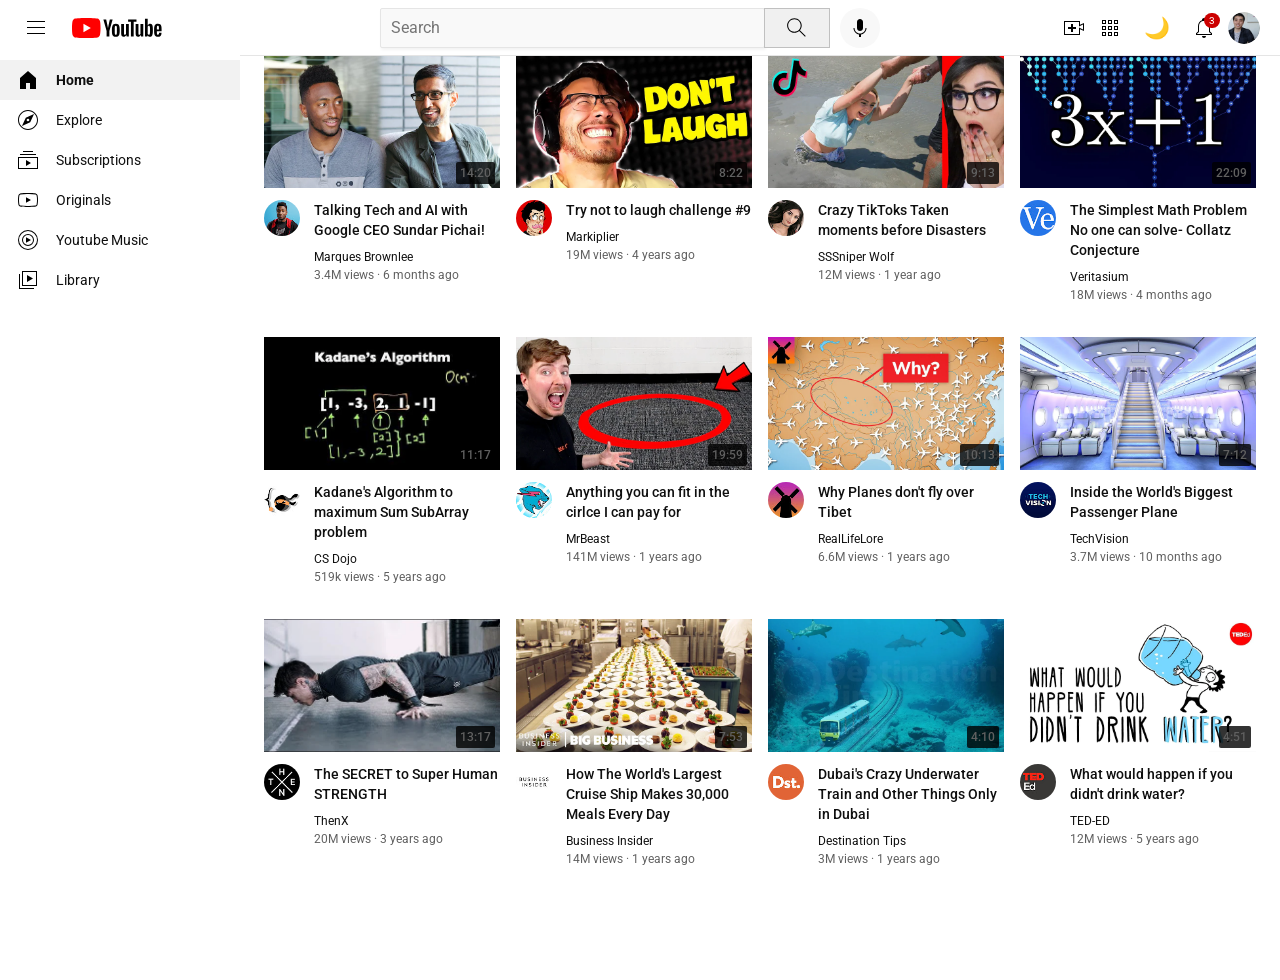
<file: index.html>
<!doctype html>
<html lang="en">
  <head>
    <meta charset="UTF-8" />
    <meta name="viewport" content="width=device-width, initial-scale=1.0" />
    <title>Youtube.com Clone</title>
    <link rel="preconnect" href="https://fonts.googleapis.com" />
    <link rel="preconnect" href="https://fonts.gstatic.com" crossorigin />
    <link
      href="https://fonts.googleapis.com/css2?family=Roboto:wght@400;500;700&display=swap"
      rel="stylesheet"
    />
    <link rel="stylesheet" href="styles/general.css" />
<link rel="stylesheet" href="styles/header.css" />
<link rel="stylesheet" href="styles/video.css" />
<link rel="stylesheet" href="styles/sidebar.css" />
<link rel="stylesheet" href="styles/explore.css" />
<link rel="stylesheet" href="styles/dark.css" />
  </head>
  <body>
    <div class="header">
      <div class="left-section">
        <img
          class="hamburger-menu"
          src="icons/hamburger-menu.svg"
          alt="menu button"
        />
        <img
          class="youtube-logo"
          src="icons/youtube-logo.svg"
          alt="YouTube logo"
        />
      </div>
      <div class="middle-section">
        <input class="search-bar" type="text" placeholder="Search" />
        <button class="search-button">
          <img class="search-icon" src="icons/search.svg" alt="" />
          <div class="tooltip">Search</div>
        </button>
        <button class="voice-search-button">
          <img
            class="voice-search-icon"
            src="icons/voice-search-icon.svg"
            alt=""
          />
          <div class="tooltip">Search with your voice</div>
        </button>
        <div class="more-options-menu">
          <button class="more-options-button" id="moreOptionsBtn">⋮</button>
          <div class="menu-dropdown" id="menuDropdown">
            <div class="menu-item">
              <img src="icons/upload.svg" alt="Create" />
              <div>Create</div>
            </div>
            <div class="menu-item">
              <img src="icons/youtube-apps.svg" alt="Apps" />
              <div>YouTube apps</div>
            </div>
            <div class="menu-item">
              <img src="icons/notifications.svg" alt="Notifications" />
              <div>Notifications</div>
            </div>
          </div>
        </div>
      </div>
      <div class="right-section">
  <div class="upload-icon-container">
    <img class="upload-icon" src="icons/upload.svg" alt="upload button" />
    <div class="tooltip">Create</div>
  </div>
  <div class="youtube-app-button-container">
    <img class="youtube-apps-icon" src="icons/youtube-apps.svg" alt="YouTube apps button" />
    <div class="tooltip">YouTube apps</div>
  </div>
  <button id="theme-toggle" aria-label="Toggle dark mode"></button>
  <div class="notification-icon-container">
    <img class="notifications-icon" src="icons/notifications.svg" alt="notifications button" />
    <div class="tooltip">Notifications</div>
    <div class="notifications-count">3</div>
  </div>
  <img class="current-user-picture" src="channel-pictures/my-channel.jpeg" alt="My channel picture" />
</div>
    </div>
    <div class="sidebar">
  <a href="index.html" class="sidebar-link">
    <div class="sidebar-section active">
      <img src="sidebar/home.svg" alt="Home" />
      <div class="sidebar-section-title">Home</div>
    </div>
  </a>
  <a href="explore.html" class="sidebar-link">
    <div class="sidebar-section">
      <img src="sidebar/explore.svg" alt="Explore" />
      <div class="sidebar-section-title">Explore</div>
    </div>
  </a>
  <a href="subscriptions.html" class="sidebar-link">
    <div class="sidebar-section">
      <img src="sidebar/subscriptions.svg" alt="Subscriptions" />
      <div class="sidebar-section-title">Subscriptions</div>
    </div>
  </a>
  <a href="originals.html" class="sidebar-link">
    <div class="sidebar-section">
      <img src="sidebar/originals.svg" alt="Originals" />
      <div class="sidebar-section-title">Originals</div>
    </div>
  </a>
  <a href="music.html" class="sidebar-link">
    <div class="sidebar-section">
      <img src="sidebar/youtube-music.svg" alt="Music" />
      <div class="sidebar-section-title">Youtube Music</div>
    </div>
  </a>
  <a href="library.html" class="sidebar-link">
    <div class="sidebar-section">
      <img src="sidebar/library.svg" alt="Library" />
      <div class="sidebar-section-title">Library</div>
    </div>
  </a>
</div>
    <div class="video-grid">
      <div class="video-preview">
        <div class="thumbnail-row">
          <a href="https://www.youtube.com/watch?v=n2RNcPRtAiY" target="_blank">
          <img
            class="thumbnail"
            src="thumbnails/thumbnail-1.webp"
            alt="Thumbnail 1"
          />
          </a> 
          <div class="video-time">14:20</div>
        </div>
        <div class="video-info-grid">
          <div class="channel-picture">
            <img
              class="profile-picture"
              src="channel-pictures/channel-1.jpeg"
              alt="channel picture"
            />
          </div>
          <div class="video-info">
            <p class="video-title">
              <a href="https://www.youtube.com/watch?v=n2RNcPRtAiY" target="_blank">
              Talking Tech and AI with Google CEO Sundar Pichai!
              </a>
            </p>
            <p class="video-author">Marques Brownlee</p>
            <p class="video-stats">3.4M views &#183; 6 months ago</p>
          </div>
        </div>
      </div>

      <div class="video-preview">
        <div class="thumbnail-row">
          <a href="https://www.youtube.com/watch?v=mP0RAo9SKZk" target="_blank">
          <img
            class="thumbnail"
            src="thumbnails/thumbnail-2.webp"
            alt="Thumbnail 2"
          />
          </a>
          <div class="video-time">8:22</div>
        </div>
        <div class="video-info-grid">
          <div class="channel-picture">
            <img
              class="profile-picture"
              src="channel-pictures/channel-2.jpeg"
              alt="channel picture"
            />
          </div>
          <div class="video-info">
            <p class="video-title">
              <a href="https://www.youtube.com/watch?v=mP0RAo9SKZk" target="_blank">
                Try not to laugh challenge #9
              </a>
            </p>
            <p class="video-author">Markiplier</p>
            <p class="video-stats">19M views &#183; 4 years ago</p>
          </div>
        </div>
      </div>

      <div class="video-preview">
        <div class="thumbnail-row">
          <a href="https://www.youtube.com/watch?v=FgjPQQeTh1w" target="_blank">
          <img
            class="thumbnail"
            src="thumbnails/thumbnail-3.webp"
            alt="Thumbnail 3"
          />
          </a>
          <div class="video-time">9:13</div>
        </div>
        <div class="video-info-grid">
          <div class="channel-picture">
            <img
              class="profile-picture"
              src="channel-pictures/channel-3.jpeg"
              alt="channel picture"
            />
          </div>
          <div class="video-info">
            <p class="video-title">
              <a href="https://www.youtube.com/watch?v=FgjPQQeTh1w" target="_blank">
                Crazy TikToks Taken moments before Disasters
              </a>
            </p>
            <p class="video-author">SSSniper Wolf</p>
            <p class="video-stats">12M views &#183; 1 year ago</p>
          </div>
        </div>
      </div>

      <div class="video-preview">
        <div class="thumbnail-row">
          <a href="https://www.youtube.com/watch?v=094y1Z2wpJg" target="_blank">
            <img
              class="thumbnail"
              src="thumbnails/thumbnail-4.webp"
              alt="Thumbnail 4"
            />
          </a>
          <div class="video-time">22:09</div>
        </div>
        <div class="video-info-grid">
          <div class="channel-picture">
            <img
              class="profile-picture"
              src="channel-pictures/channel-4.jpeg"
              alt="channel picture"
            />
          </div>
          <div class="video-info">
            <p class="video-title">
              <a href="https://www.youtube.com/watch?v=094y1Z2wpJg" target="_blank">
                The Simplest Math Problem No one can solve- Collatz Conjecture
              </a>
            </p>
            <p class="video-author">Veritasium</p>
            <p class="video-stats">18M views &#183; 4 months ago</p>
          </div>
        </div>
      </div>

      <div class="video-preview">
        <div class="thumbnail-row">
          <a href="https://www.youtube.com/watch?v=86CQq3pKSUw" target="_blank">
          <img
            class="thumbnail"
            src="thumbnails/thumbnail-5.webp"
            alt="Thumbnail 5"
          />
          </a>
          <div class="video-time">11:17</div>
        </div>
        <div class="video-info-grid">
          <div class="channel-picture">
            <img
              class="profile-picture"
              src="channel-pictures/channel-5.jpeg"
              alt="channel picture"
            />
          </div>
          <div class="video-info">
            <p class="video-title">
              <a href="https://www.youtube.com/watch?v=86CQq3pKSUw" target="_blank">
                Kadane's Algorithm to maximum Sum SubArray problem
              </a>
            </p>
            <p class="video-author">CS Dojo</p>
            <p class="video-stats">519k views &#183; 5 years ago</p>
          </div>
        </div>
      </div>

      <div class="video-preview">
        <div class="thumbnail-row">
          <a href="https://www.youtube.com/watch?v=yXWw0_UfSFg" target="_blank">
          <img
            class="thumbnail"
            src="thumbnails/thumbnail-6.webp"
            alt="Thumbnail 6"
          />
          </a>
          <div class="video-time">19:59</div>
        </div>
        <div class="video-info-grid">
          <div class="channel-picture">
            <img
              class="profile-picture"
              src="channel-pictures/channel-6.jpeg"
              alt="channel picture"
            />
          </div>
          <div class="video-info">
            <p class="video-title">
              <a href="https://www.youtube.com/watch?v=yXWw0_UfSFg" target="_blank">
                Anything you can fit in the cirlce I can pay for
              </a>
            </p>
            <p class="video-author">MrBeast</p>
            <p class="video-stats">141M views &#183; 1 years ago</p>
          </div>
        </div>
      </div>

      <div class="video-preview">
        <div class="thumbnail-row">
          <a href="https://www.youtube.com/watch?v=fNVa1qMbF9Y" target="_blank">
          <img
            class="thumbnail"
            src="thumbnails/thumbnail-7.webp"
            alt="Thumbnail 7"
          />
          </a>
          <div class="video-time">10:13</div>
        </div>
        <div class="video-info-grid">
          <div class="channel-picture">
            <img
              class="profile-picture"
              src="channel-pictures/channel-7.jpeg"
              alt="channel picture"
            />
          </div>
          <div class="video-info">
            <p class="video-title">
              <a href="https://www.youtube.com/watch?v=fNVa1qMbF9Y" target="_blank">
                Why Planes don't fly over Tibet
              </a>
            </p>
            <p class="video-author">RealLifeLore</p>
            <p class="video-stats">6.6M views &#183; 1 years ago</p>
          </div>
        </div>
      </div>

      <div class="video-preview">
        <div class="thumbnail-row">
          <a href="https://www.youtube.com/watch?v=lFm4EM1juls" target="_blank">
          <img
            class="thumbnail"
            src="thumbnails/thumbnail-8.webp"
            alt="Thumbnail 8"
          />
          </a>
          <div class="video-time">7:12</div>
        </div>
        <div class="video-info-grid">
          <div class="channel-picture">
            <img
              class="profile-picture"
              src="channel-pictures/channel-8.jpeg"
              alt="channel picture"
            />
          </div>
          <div class="video-info">
            <p class="video-title">
              <a href="https://www.youtube.com/watch?v=lFm4EM1juls" target="_blank">
                Inside the World's Biggest Passenger Plane
              </a>
            </p>
            <p class="video-author">TechVision</p>
            <p class="video-stats">3.7M views &#183; 10 months ago</p>
          </div>
        </div>
      </div>

      <div class="video-preview">
        <div class="thumbnail-row">
          <a href="https://www.youtube.com/watch?v=ixmxOlcrlUc" target="_blank">
          <img
            class="thumbnail"
            src="thumbnails/thumbnail-9.webp"
            alt="Thumbnail 9"
          />
          </a>
          <div class="video-time">13:17</div>
        </div>
        <div class="video-info-grid">
          <div class="channel-picture">
            <img
              class="profile-picture"
              src="channel-pictures/channel-9.jpeg"
              alt="channel picture"
            />
          </div>
          <div class="video-info">
            <p class="video-title">
              <a href="https://www.youtube.com/watch?v=ixmxOlcrlUc" target="_blank">
              The SECRET to Super Human STRENGTH
            </a>
            </p>
            <p class="video-author">ThenX</p>
            <p class="video-stats">20M views &#183; 3 years ago</p>
          </div>
        </div>
      </div>

      <div class="video-preview">
        <div class="thumbnail-row">
          <a href="https://www.youtube.com/watch?v=R2vXbFp5C9o" target="_blank">
          <img
            class="thumbnail"
            src="thumbnails/thumbnail-10.webp"
            alt="Thumbnail 10"
          />
          </a>
          <div class="video-time">7:53</div>
        </div>
        <div class="video-info-grid">
          <div class="channel-picture">
              <img
                class="profile-picture"
                src="channel-pictures/channel-10.jpeg"
                alt="channel picture"
              />
            </a>
          </div>
          <div class="video-info">
            <p class="video-title">
              <a href="https://www.youtube.com/watch?v=R2vXbFp5C9o" target="_blank">
                How The World's Largest Cruise Ship Makes 30,000 Meals Every Day
              </a>
            </p>
            <p class="video-author">Business Insider</p>
            <p class="video-stats">14M views &#183; 1 years ago</p>
          </div>
        </div>
      </div>

      <div class="video-preview">
        <div class="thumbnail-row">
          <a href="https://www.youtube.com/watch?v=0nZuYyXET3s">
            <img
              class="thumbnail"
              src="thumbnails/thumbnail-11.webp"
              alt="Thumbnail 11"
            />
          </a>
          <div class="video-time">4:10</div>
        </div>
        <div class="video-info-grid">
          <div class="channel-picture">
            <img
              class="profile-picture"
              src="channel-pictures/channel-11.jpeg"
              alt="channel picture"
            />
          </div>
          <div class="video-info">
            <p class="video-title">
              <a href="https://www.youtube.com/watch?v=0nZuYyXET3s" target="_blank">
                Dubai's Crazy Underwater Train and Other Things Only in Dubai
              </a>
            </p>
            <p class="video-author">Destination Tips</p>
            <p class="video-stats">3M views &#183; 1 years ago</p>
          </div>
        </div>
      </div>

      <div class="video-preview">
        <div class="thumbnail-row">
          <a href="https://www.youtube.com/watch?v=9iMGFqMmUFs" target="_blank">
            <img
              class="thumbnail"
              src="thumbnails/thumbnail-12.webp"
              alt="Thumbnail 12"
            />
          </a>
          <div class="video-time">4:51</div>
        </div>
        <div class="video-info-grid">
          <div class="channel-picture">
              <img
                class="profile-picture"
                src="channel-pictures/channel-12.jpeg"
                alt="channel picture"
              />
          </div>
          <div class="video-info">
            <p class="video-title">
              <a href="https://www.youtube.com/watch?v=9iMGFqMmUFs" target="_blank">
                What would happen if you didn't drink water?
              </a>
            </p>
            <p class="video-author">TED-ED</p>
            <p class="video-stats">12M views &#183; 5 years ago</p>
          </div>
        </div>
      </div>
    </div>
    <script>
      // Mobile menu dropdown toggle
      const moreOptionsBtn = document.getElementById('moreOptionsBtn');
      const menuDropdown = document.getElementById('menuDropdown');
      
      moreOptionsBtn.addEventListener('click', function(e) {
        e.stopPropagation();
        menuDropdown.classList.toggle('active');
      });
      
      // Close menu when clicking outside
      document.addEventListener('click', function(e) {
        if (!e.target.closest('.more-options-menu')) {
          menuDropdown.classList.remove('active');
        }
      });
    </script>
    <script src="theme.js"></script>
<script src="search.js"></script>
  </body>
</html>
</file>
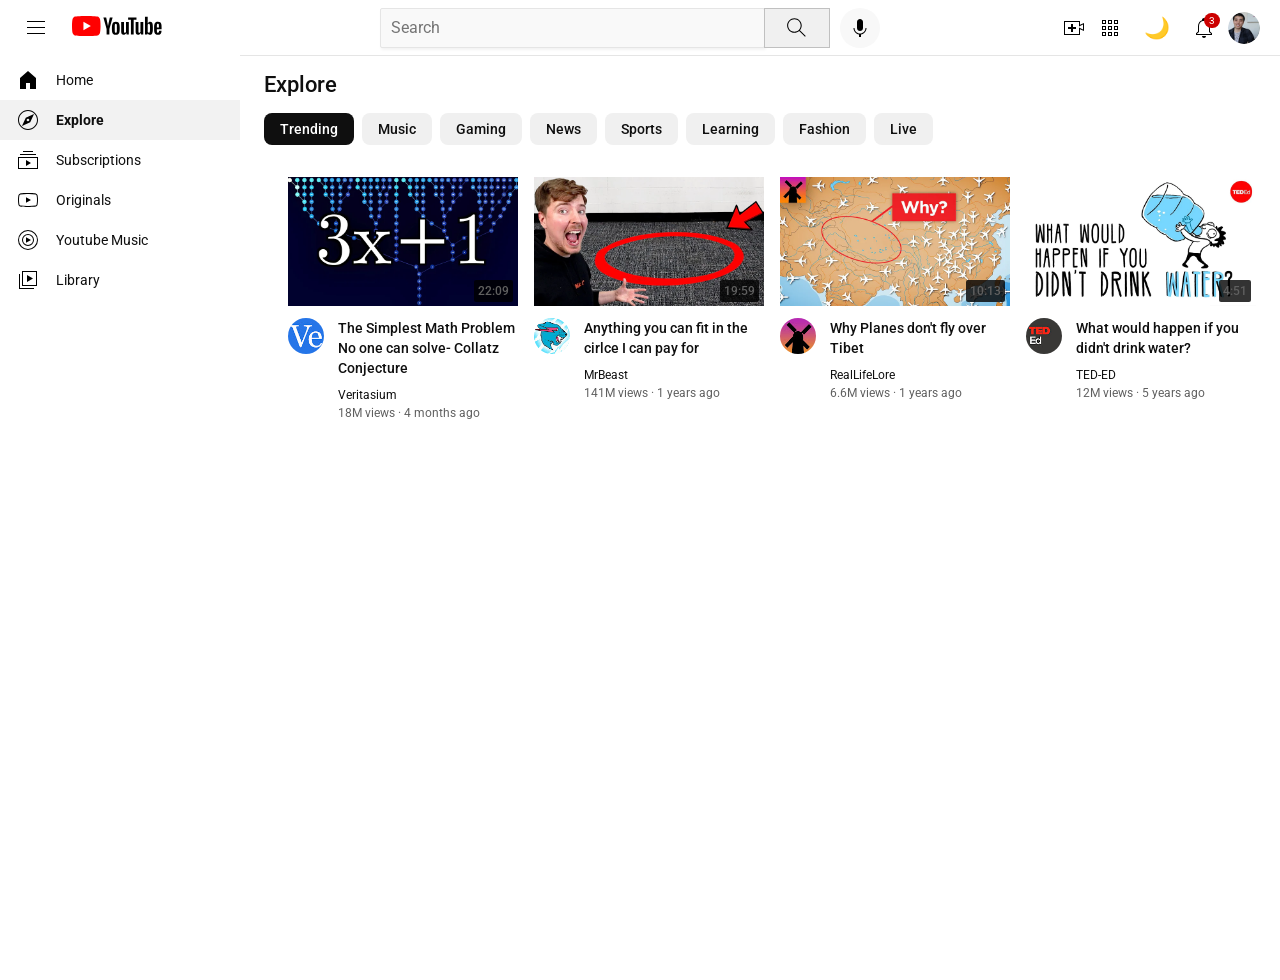
<file: explore.html>
<!doctype html>
<html lang="en">
  <head>
    <meta charset="UTF-8" />
    <meta name="viewport" content="width=device-width, initial-scale=1.0" />
    <title>Explore - YouTube Clone</title>
    <link rel="preconnect" href="https://fonts.googleapis.com" />
    <link rel="preconnect" href="https://fonts.gstatic.com" crossorigin />
    <link
      href="https://fonts.googleapis.com/css2?family=Roboto:wght@400;500;700&display=swap"
      rel="stylesheet"
    />
    <link rel="stylesheet" href="styles/general.css" />
    <link rel="stylesheet" href="styles/header.css" />
    <link rel="stylesheet" href="styles/video.css" />
    <link rel="stylesheet" href="styles/sidebar.css" />
    <link rel="stylesheet" href="styles/explore.css" />
    <link rel="stylesheet" href="styles/dark.css" />
  </head>
  <body>
    <div class="header">
      <div class="left-section">
        <img class="hamburger-menu" src="icons/hamburger-menu.svg" alt="menu button" />
        <a href="index.html"><img class="youtube-logo" src="icons/youtube-logo.svg" alt="YouTube logo" /></a>
      </div>
      <div class="middle-section">
        <input class="search-bar" type="text" placeholder="Search" />
        <button class="search-button">
          <img class="search-icon" src="icons/search.svg" alt="" />
          <div class="tooltip">Search</div>
        </button>
        <button class="voice-search-button">
          <img class="voice-search-icon" src="icons/voice-search-icon.svg" alt="" />
          <div class="tooltip">Search with your voice</div>
        </button>
        <div class="more-options-menu">
          <button class="more-options-button" id="moreOptionsBtn">⋮</button>
          <div class="menu-dropdown" id="menuDropdown">
            <div class="menu-item"><img src="icons/upload.svg" alt="Create" /><div>Create</div></div>
            <div class="menu-item"><img src="icons/youtube-apps.svg" alt="Apps" /><div>YouTube apps</div></div>
            <div class="menu-item"><img src="icons/notifications.svg" alt="Notifications" /><div>Notifications</div></div>
          </div>
        </div>
      </div>
      <div class="right-section">
        <div class="upload-icon-container">
          <img class="upload-icon" src="icons/upload.svg" alt="upload button" />
          <div class="tooltip">Create</div>
        </div>
        <div class="youtube-app-button-container">
          <img class="youtube-apps-icon" src="icons/youtube-apps.svg" alt="YouTube apps button" />
          <div class="tooltip">YouTube apps</div>
        </div>
        <button id="theme-toggle" aria-label="Toggle dark mode"></button>
          <div class="notification-icon-container">
          <img class="notifications-icon" src="icons/notifications.svg" alt="notifications button" />
          <div class="tooltip">Notifications</div>
          <div class="notifications-count">3</div>
        </div>
        <img class="current-user-picture" src="channel-pictures/my-channel.jpeg" alt="My channel picture" />
      </div>
    </div>

    <div class="sidebar">
      <a href="index.html" class="sidebar-link">
        <div class="sidebar-section">
          <img src="sidebar/home.svg" alt="Home" />
          <div class="sidebar-section-title">Home</div>
        </div>
      </a>
      <a href="explore.html" class="sidebar-link">
        <div class="sidebar-section active">
          <img src="sidebar/explore.svg" alt="Explore" />
          <div class="sidebar-section-title">Explore</div>
        </div>
      </a>
      <a href="subscriptions.html" class="sidebar-link">
        <div class="sidebar-section">
          <img src="sidebar/subscriptions.svg" alt="Subscriptions" />
          <div class="sidebar-section-title">Subscriptions</div>
        </div>
      </a>
      <a href="originals.html" class="sidebar-link">
        <div class="sidebar-section">
          <img src="sidebar/originals.svg" alt="Originals" />
          <div class="sidebar-section-title">Originals</div>
        </div>
      </a>
      <a href="music.html" class="sidebar-link">
        <div class="sidebar-section">
          <img src="sidebar/youtube-music.svg" alt="Music" />
          <div class="sidebar-section-title">Youtube Music</div>
        </div>
      </a>
      <a href="library.html" class="sidebar-link">
        <div class="sidebar-section">
          <img src="sidebar/library.svg" alt="Library" />
          <div class="sidebar-section-title">Library</div>
        </div>
      </a>
    </div>

    <div class="explore-page">
      <h1 class="explore-heading">Explore</h1>

      <div class="category-chips">
        <button class="chip chip-active">Trending</button>
        <button class="chip">Music</button>
        <button class="chip">Gaming</button>
        <button class="chip">News</button>
        <button class="chip">Sports</button>
        <button class="chip">Learning</button>
        <button class="chip">Fashion</button>
        <button class="chip">Live</button>
      </div>

      <div class="video-grid">
        <div class="video-preview">
          <div class="thumbnail-row">
            <a href="https://www.youtube.com/watch?v=094y1Z2wpJg" target="_blank">
              <img class="thumbnail" src="thumbnails/thumbnail-4.webp" alt="Thumbnail" />
            </a>
            <div class="video-time">22:09</div>
          </div>
          <div class="video-info-grid">
            <div class="channel-picture">
              <img class="profile-picture" src="channel-pictures/channel-4.jpeg" alt="channel picture" />
            </div>
            <div class="video-info">
              <p class="video-title"><a href="https://www.youtube.com/watch?v=094y1Z2wpJg" target="_blank">The Simplest Math Problem No one can solve- Collatz Conjecture</a></p>
              <p class="video-author">Veritasium</p>
              <p class="video-stats">18M views &#183; 4 months ago</p>
            </div>
          </div>
        </div>

        <div class="video-preview">
          <div class="thumbnail-row">
            <a href="https://www.youtube.com/watch?v=yXWw0_UfSFg" target="_blank">
              <img class="thumbnail" src="thumbnails/thumbnail-6.webp" alt="Thumbnail" />
            </a>
            <div class="video-time">19:59</div>
          </div>
          <div class="video-info-grid">
            <div class="channel-picture">
              <img class="profile-picture" src="channel-pictures/channel-6.jpeg" alt="channel picture" />
            </div>
            <div class="video-info">
              <p class="video-title"><a href="https://www.youtube.com/watch?v=yXWw0_UfSFg" target="_blank">Anything you can fit in the cirlce I can pay for</a></p>
              <p class="video-author">MrBeast</p>
              <p class="video-stats">141M views &#183; 1 years ago</p>
            </div>
          </div>
        </div>

        <div class="video-preview">
          <div class="thumbnail-row">
            <a href="https://www.youtube.com/watch?v=fNVa1qMbF9Y" target="_blank">
              <img class="thumbnail" src="thumbnails/thumbnail-7.webp" alt="Thumbnail" />
            </a>
            <div class="video-time">10:13</div>
          </div>
          <div class="video-info-grid">
            <div class="channel-picture">
              <img class="profile-picture" src="channel-pictures/channel-7.jpeg" alt="channel picture" />
            </div>
            <div class="video-info">
              <p class="video-title"><a href="https://www.youtube.com/watch?v=fNVa1qMbF9Y" target="_blank">Why Planes don't fly over Tibet</a></p>
              <p class="video-author">RealLifeLore</p>
              <p class="video-stats">6.6M views &#183; 1 years ago</p>
            </div>
          </div>
        </div>

        <div class="video-preview">
          <div class="thumbnail-row">
            <a href="https://www.youtube.com/watch?v=9iMGFqMmUFs" target="_blank">
              <img class="thumbnail" src="thumbnails/thumbnail-12.webp" alt="Thumbnail" />
            </a>
            <div class="video-time">4:51</div>
          </div>
          <div class="video-info-grid">
            <div class="channel-picture">
              <img class="profile-picture" src="channel-pictures/channel-12.jpeg" alt="channel picture" />
            </div>
            <div class="video-info">
              <p class="video-title"><a href="https://www.youtube.com/watch?v=9iMGFqMmUFs" target="_blank">What would happen if you didn't drink water?</a></p>
              <p class="video-author">TED-ED</p>
              <p class="video-stats">12M views &#183; 5 years ago</p>
            </div>
          </div>
        </div>
      </div>
    </div>

    <script>
      const moreOptionsBtn = document.getElementById('moreOptionsBtn');
      const menuDropdown = document.getElementById('menuDropdown');
      moreOptionsBtn.addEventListener('click', function (e) {
        e.stopPropagation();
        menuDropdown.classList.toggle('active');
      });
      document.addEventListener('click', function (e) {
        if (!e.target.closest('.more-options-menu')) {
          menuDropdown.classList.remove('active');
        }
      });

      const chips = document.querySelectorAll('.chip');
      chips.forEach((chip) => {
        chip.addEventListener('click', () => {
          chips.forEach((c) => c.classList.remove('chip-active'));
          chip.classList.add('chip-active');
        });
      });
    </script>
      <script src="theme.js"></script>
  </body>
</html>
</file>
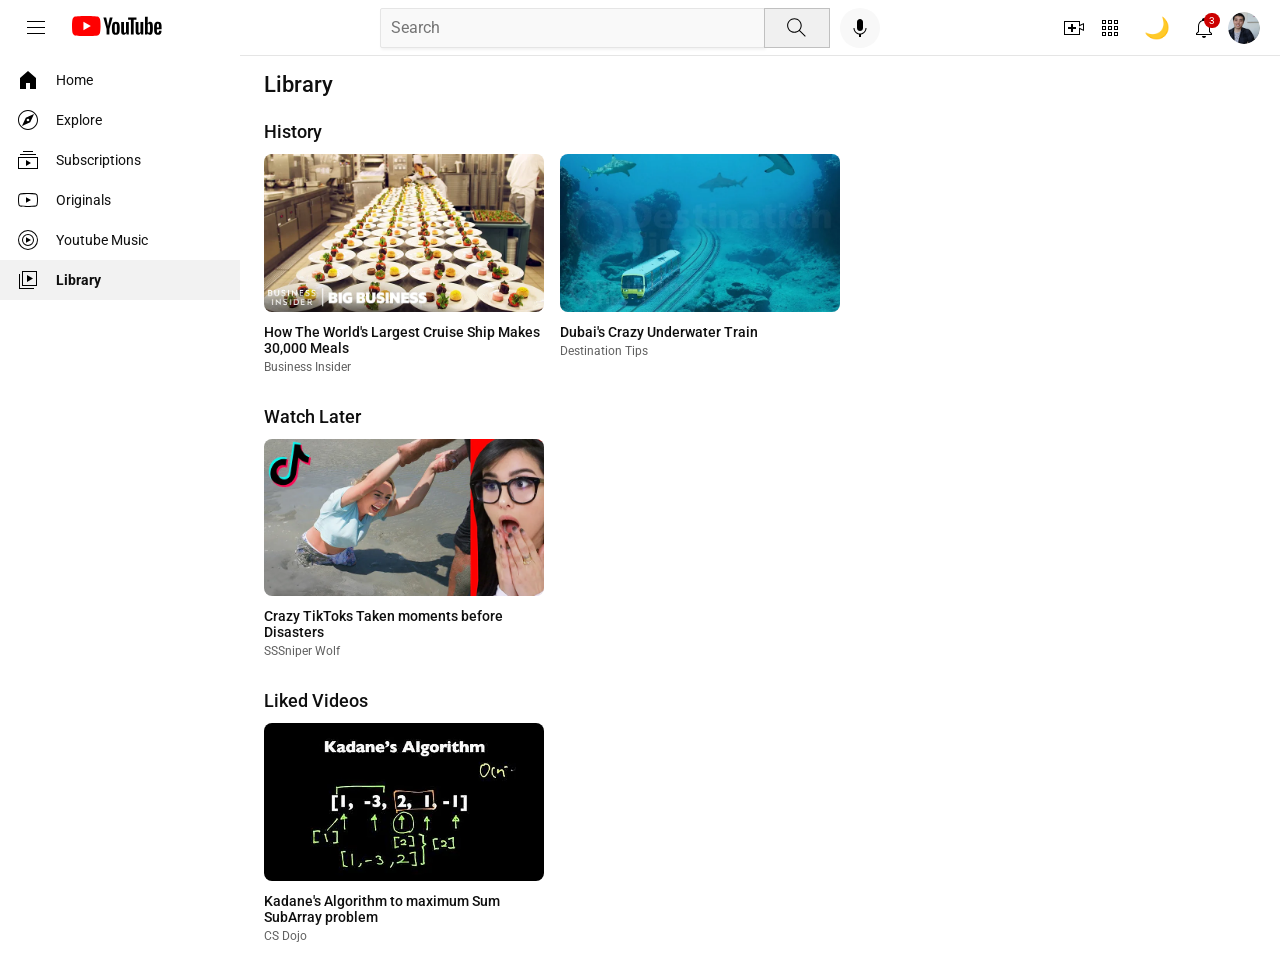
<file: library.html>
<!doctype html>
<html lang="en">
  <head>
    <meta charset="UTF-8" />
    <meta name="viewport" content="width=device-width, initial-scale=1.0" />
    <title>Library - YouTube Clone</title>
    <link rel="preconnect" href="https://fonts.googleapis.com" />
    <link rel="preconnect" href="https://fonts.gstatic.com" crossorigin />
    <link
      href="https://fonts.googleapis.com/css2?family=Roboto:wght@400;500;700&display=swap"
      rel="stylesheet"
    />
    <link rel="stylesheet" href="styles/general.css" />
    <link rel="stylesheet" href="styles/header.css" />
    <link rel="stylesheet" href="styles/video.css" />
    <link rel="stylesheet" href="styles/sidebar.css" />
    <link rel="stylesheet" href="styles/explore.css" />
    <link rel="stylesheet" href="styles/dark.css" />
    <link rel="stylesheet" href="styles/library.css" />
  </head>
  <body>
    <div class="header">
      <div class="left-section">
        <img class="hamburger-menu" src="icons/hamburger-menu.svg" alt="menu button" />
        <a href="index.html"><img class="youtube-logo" src="icons/youtube-logo.svg" alt="YouTube logo" /></a>
      </div>
      <div class="middle-section">
        <input class="search-bar" type="text" placeholder="Search" />
        <button class="search-button">
          <img class="search-icon" src="icons/search.svg" alt="" />
          <div class="tooltip">Search</div>
        </button>
        <button class="voice-search-button">
          <img class="voice-search-icon" src="icons/voice-search-icon.svg" alt="" />
          <div class="tooltip">Search with your voice</div>
        </button>
        <div class="more-options-menu">
          <button class="more-options-button" id="moreOptionsBtn">⋮</button>
          <div class="menu-dropdown" id="menuDropdown">
            <div class="menu-item"><img src="icons/upload.svg" alt="Create" /><div>Create</div></div>
            <div class="menu-item"><img src="icons/youtube-apps.svg" alt="Apps" /><div>YouTube apps</div></div>
            <div class="menu-item"><img src="icons/notifications.svg" alt="Notifications" /><div>Notifications</div></div>
          </div>
        </div>
      </div>
      <div class="right-section">
        <div class="upload-icon-container">
          <img class="upload-icon" src="icons/upload.svg" alt="upload button" />
          <div class="tooltip">Create</div>
        </div>
        <div class="youtube-app-button-container">
          <img class="youtube-apps-icon" src="icons/youtube-apps.svg" alt="YouTube apps button" />
          <div class="tooltip">YouTube apps</div>
        </div>
        <button id="theme-toggle" aria-label="Toggle dark mode"></button>
          <div class="notification-icon-container">
          <img class="notifications-icon" src="icons/notifications.svg" alt="notifications button" />
          <div class="tooltip">Notifications</div>
          <div class="notifications-count">3</div>
        </div>
        <img class="current-user-picture" src="channel-pictures/my-channel.jpeg" alt="My channel picture" />
      </div>
    </div>

    <div class="sidebar">
      <a href="index.html" class="sidebar-link">
        <div class="sidebar-section">
          <img src="sidebar/home.svg" alt="Home" />
          <div class="sidebar-section-title">Home</div>
        </div>
      </a>
      <a href="explore.html" class="sidebar-link">
        <div class="sidebar-section">
          <img src="sidebar/explore.svg" alt="Explore" />
          <div class="sidebar-section-title">Explore</div>
        </div>
      </a>
      <a href="subscriptions.html" class="sidebar-link">
        <div class="sidebar-section">
          <img src="sidebar/subscriptions.svg" alt="Subscriptions" />
          <div class="sidebar-section-title">Subscriptions</div>
        </div>
      </a>
      <a href="originals.html" class="sidebar-link">
        <div class="sidebar-section">
          <img src="sidebar/originals.svg" alt="Originals" />
          <div class="sidebar-section-title">Originals</div>
        </div>
      </a>
      <a href="music.html" class="sidebar-link">
        <div class="sidebar-section">
          <img src="sidebar/youtube-music.svg" alt="Music" />
          <div class="sidebar-section-title">Youtube Music</div>
        </div>
      </a>
      <a href="library.html" class="sidebar-link">
        <div class="sidebar-section active">
          <img src="sidebar/library.svg" alt="Library" />
          <div class="sidebar-section-title">Library</div>
        </div>
      </a>
    </div>

    <div class="explore-page">
      <h1 class="explore-heading">Library</h1>

      <h2 class="library-section-title">History</h2>
      <div class="library-row">
        <a href="https://www.youtube.com/watch?v=R2vXbFp5C9o" target="_blank" class="library-item">
          <img class="library-thumb" src="thumbnails/thumbnail-10.webp" alt="thumb" />
          <div class="library-item-info">
            <p class="library-item-title">How The World's Largest Cruise Ship Makes 30,000 Meals</p>
            <p class="library-item-author">Business Insider</p>
          </div>
        </a>
        <a href="https://www.youtube.com/watch?v=0nZuYyXET3s" target="_blank" class="library-item">
          <img class="library-thumb" src="thumbnails/thumbnail-11.webp" alt="thumb" />
          <div class="library-item-info">
            <p class="library-item-title">Dubai's Crazy Underwater Train</p>
            <p class="library-item-author">Destination Tips</p>
          </div>
        </a>
      </div>

      <h2 class="library-section-title">Watch Later</h2>
      <div class="library-row">
        <a href="https://www.youtube.com/watch?v=FgjPQQeTh1w" target="_blank" class="library-item">
          <img class="library-thumb" src="thumbnails/thumbnail-3.webp" alt="thumb" />
          <div class="library-item-info">
            <p class="library-item-title">Crazy TikToks Taken moments before Disasters</p>
            <p class="library-item-author">SSSniper Wolf</p>
          </div>
        </a>
      </div>

      <h2 class="library-section-title">Liked Videos</h2>
      <div class="library-row">
        <a href="https://www.youtube.com/watch?v=86CQq3pKSUw" target="_blank" class="library-item">
          <img class="library-thumb" src="thumbnails/thumbnail-5.webp" alt="thumb" />
          <div class="library-item-info">
            <p class="library-item-title">Kadane's Algorithm to maximum Sum SubArray problem</p>
            <p class="library-item-author">CS Dojo</p>
          </div>
        </a>
      </div>
    </div>

    <script>
      const moreOptionsBtn = document.getElementById('moreOptionsBtn');
      const menuDropdown = document.getElementById('menuDropdown');
      moreOptionsBtn.addEventListener('click', function (e) {
        e.stopPropagation();
        menuDropdown.classList.toggle('active');
      });
      document.addEventListener('click', function (e) {
        if (!e.target.closest('.more-options-menu')) {
          menuDropdown.classList.remove('active');
        }
      });
    </script>
      <script src="theme.js"></script>
  </body>
</html>
</file>
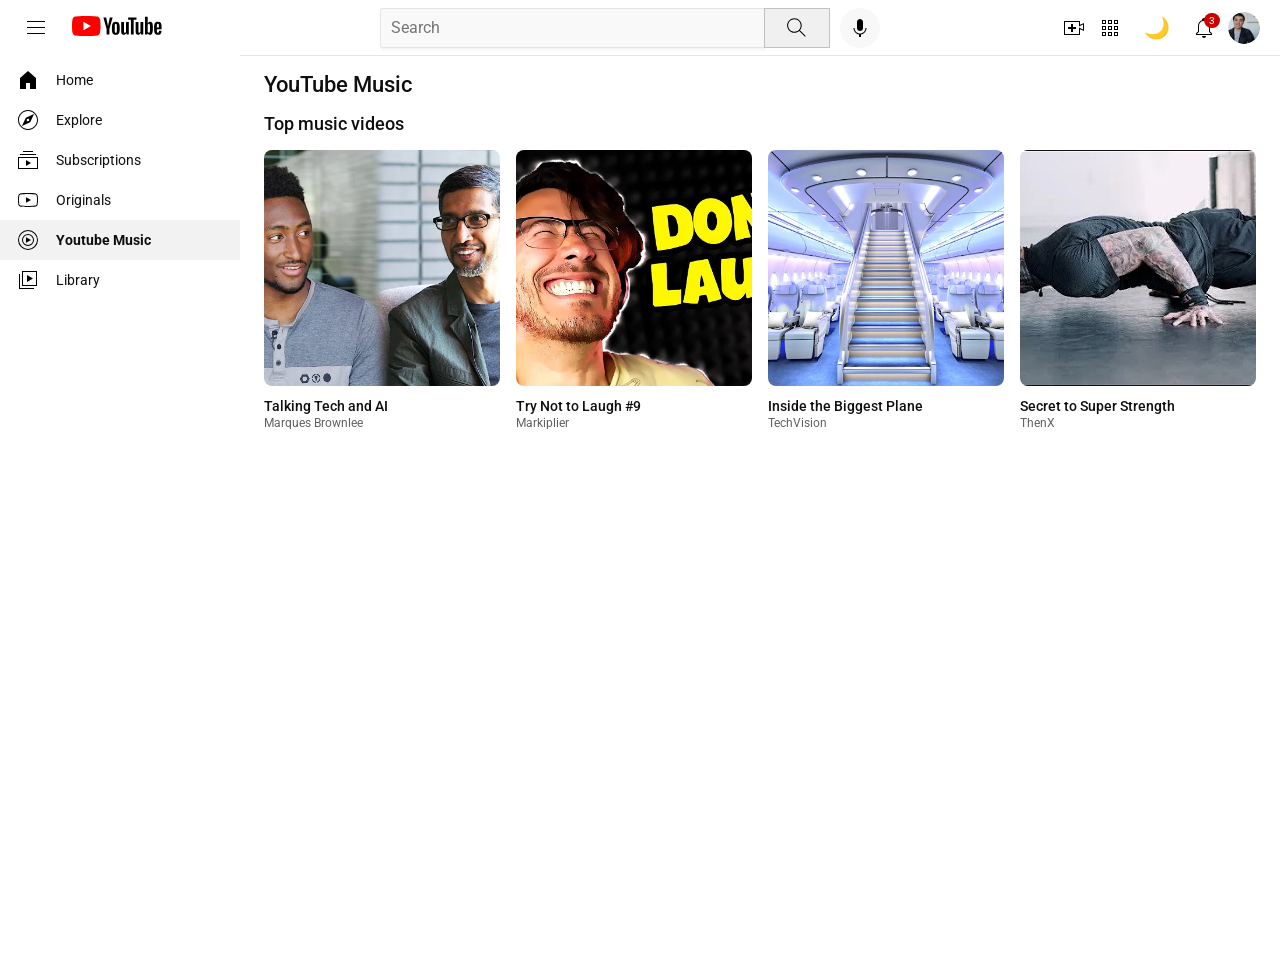
<file: music.html>
<!doctype html>
<html lang="en">
  <head>
    <meta charset="UTF-8" />
    <meta name="viewport" content="width=device-width, initial-scale=1.0" />
    <title>YouTube Music - YouTube Clone</title>
    <link rel="preconnect" href="https://fonts.googleapis.com" />
    <link rel="preconnect" href="https://fonts.gstatic.com" crossorigin />
    <link
      href="https://fonts.googleapis.com/css2?family=Roboto:wght@400;500;700&display=swap"
      rel="stylesheet"
    />
    <link rel="stylesheet" href="styles/general.css" />
    <link rel="stylesheet" href="styles/header.css" />
    <link rel="stylesheet" href="styles/video.css" />
    <link rel="stylesheet" href="styles/sidebar.css" />
    <link rel="stylesheet" href="styles/explore.css" />
    <link rel="stylesheet" href="styles/dark.css" />
    <link rel="stylesheet" href="styles/originals.css" />
    <link rel="stylesheet" href="styles/music.css" />
  </head>
  <body>
    <div class="header">
      <div class="left-section">
        <img class="hamburger-menu" src="icons/hamburger-menu.svg" alt="menu button" />
        <a href="index.html"><img class="youtube-logo" src="icons/youtube-logo.svg" alt="YouTube logo" /></a>
      </div>
      <div class="middle-section">
        <input class="search-bar" type="text" placeholder="Search" />
        <button class="search-button">
          <img class="search-icon" src="icons/search.svg" alt="" />
          <div class="tooltip">Search</div>
        </button>
        <button class="voice-search-button">
          <img class="voice-search-icon" src="icons/voice-search-icon.svg" alt="" />
          <div class="tooltip">Search with your voice</div>
        </button>
        <div class="more-options-menu">
          <button class="more-options-button" id="moreOptionsBtn">⋮</button>
          <div class="menu-dropdown" id="menuDropdown">
            <div class="menu-item"><img src="icons/upload.svg" alt="Create" /><div>Create</div></div>
            <div class="menu-item"><img src="icons/youtube-apps.svg" alt="Apps" /><div>YouTube apps</div></div>
            <div class="menu-item"><img src="icons/notifications.svg" alt="Notifications" /><div>Notifications</div></div>
          </div>
        </div>
      </div>
      <div class="right-section">
        <div class="upload-icon-container">
          <img class="upload-icon" src="icons/upload.svg" alt="upload button" />
          <div class="tooltip">Create</div>
        </div>
        <div class="youtube-app-button-container">
          <img class="youtube-apps-icon" src="icons/youtube-apps.svg" alt="YouTube apps button" />
          <div class="tooltip">YouTube apps</div>
        </div>
        <button id="theme-toggle" aria-label="Toggle dark mode"></button>
          <div class="notification-icon-container">
          <img class="notifications-icon" src="icons/notifications.svg" alt="notifications button" />
          <div class="tooltip">Notifications</div>
          <div class="notifications-count">3</div>
        </div>
        <img class="current-user-picture" src="channel-pictures/my-channel.jpeg" alt="My channel picture" />
      </div>
    </div>

    <div class="sidebar">
      <a href="index.html" class="sidebar-link">
        <div class="sidebar-section">
          <img src="sidebar/home.svg" alt="Home" />
          <div class="sidebar-section-title">Home</div>
        </div>
      </a>
      <a href="explore.html" class="sidebar-link">
        <div class="sidebar-section">
          <img src="sidebar/explore.svg" alt="Explore" />
          <div class="sidebar-section-title">Explore</div>
        </div>
      </a>
      <a href="subscriptions.html" class="sidebar-link">
        <div class="sidebar-section">
          <img src="sidebar/subscriptions.svg" alt="Subscriptions" />
          <div class="sidebar-section-title">Subscriptions</div>
        </div>
      </a>
      <a href="originals.html" class="sidebar-link">
        <div class="sidebar-section">
          <img src="sidebar/originals.svg" alt="Originals" />
          <div class="sidebar-section-title">Originals</div>
        </div>
      </a>
      <a href="music.html" class="sidebar-link">
        <div class="sidebar-section active">
          <img src="sidebar/youtube-music.svg" alt="Music" />
          <div class="sidebar-section-title">Youtube Music</div>
        </div>
      </a>
      <a href="library.html" class="sidebar-link">
        <div class="sidebar-section">
          <img src="sidebar/library.svg" alt="Library" />
          <div class="sidebar-section-title">Library</div>
        </div>
      </a>
    </div>

    <div class="explore-page">
      <h1 class="explore-heading music-heading">YouTube Music</h1>

      <h2 class="music-section-title">Top music videos</h2>
      <div class="music-grid">
        <div class="music-card">
          <a href="https://www.youtube.com/watch?v=n2RNcPRtAiY" target="_blank">
            <img class="music-art" src="thumbnails/thumbnail-1.webp" alt="Album art" />
          </a>
          <p class="music-track">Talking Tech and AI</p>
          <p class="music-artist">Marques Brownlee</p>
        </div>
        <div class="music-card">
          <a href="https://www.youtube.com/watch?v=mP0RAo9SKZk" target="_blank">
            <img class="music-art" src="thumbnails/thumbnail-2.webp" alt="Album art" />
          </a>
          <p class="music-track">Try Not to Laugh #9</p>
          <p class="music-artist">Markiplier</p>
        </div>
        <div class="music-card">
          <a href="https://www.youtube.com/watch?v=lFm4EM1juls" target="_blank">
            <img class="music-art" src="thumbnails/thumbnail-8.webp" alt="Album art" />
          </a>
          <p class="music-track">Inside the Biggest Plane</p>
          <p class="music-artist">TechVision</p>
        </div>
        <div class="music-card">
          <a href="https://www.youtube.com/watch?v=ixmxOlcrlUc" target="_blank">
            <img class="music-art" src="thumbnails/thumbnail-9.webp" alt="Album art" />
          </a>
          <p class="music-track">Secret to Super Strength</p>
          <p class="music-artist">ThenX</p>
        </div>
      </div>
    </div>

    <script>
      const moreOptionsBtn = document.getElementById('moreOptionsBtn');
      const menuDropdown = document.getElementById('menuDropdown');
      moreOptionsBtn.addEventListener('click', function (e) {
        e.stopPropagation();
        menuDropdown.classList.toggle('active');
      });
      document.addEventListener('click', function (e) {
        if (!e.target.closest('.more-options-menu')) {
          menuDropdown.classList.remove('active');
        }
      });
    </script>
      <script src="theme.js"></script>
  </body>
</html>
</file>
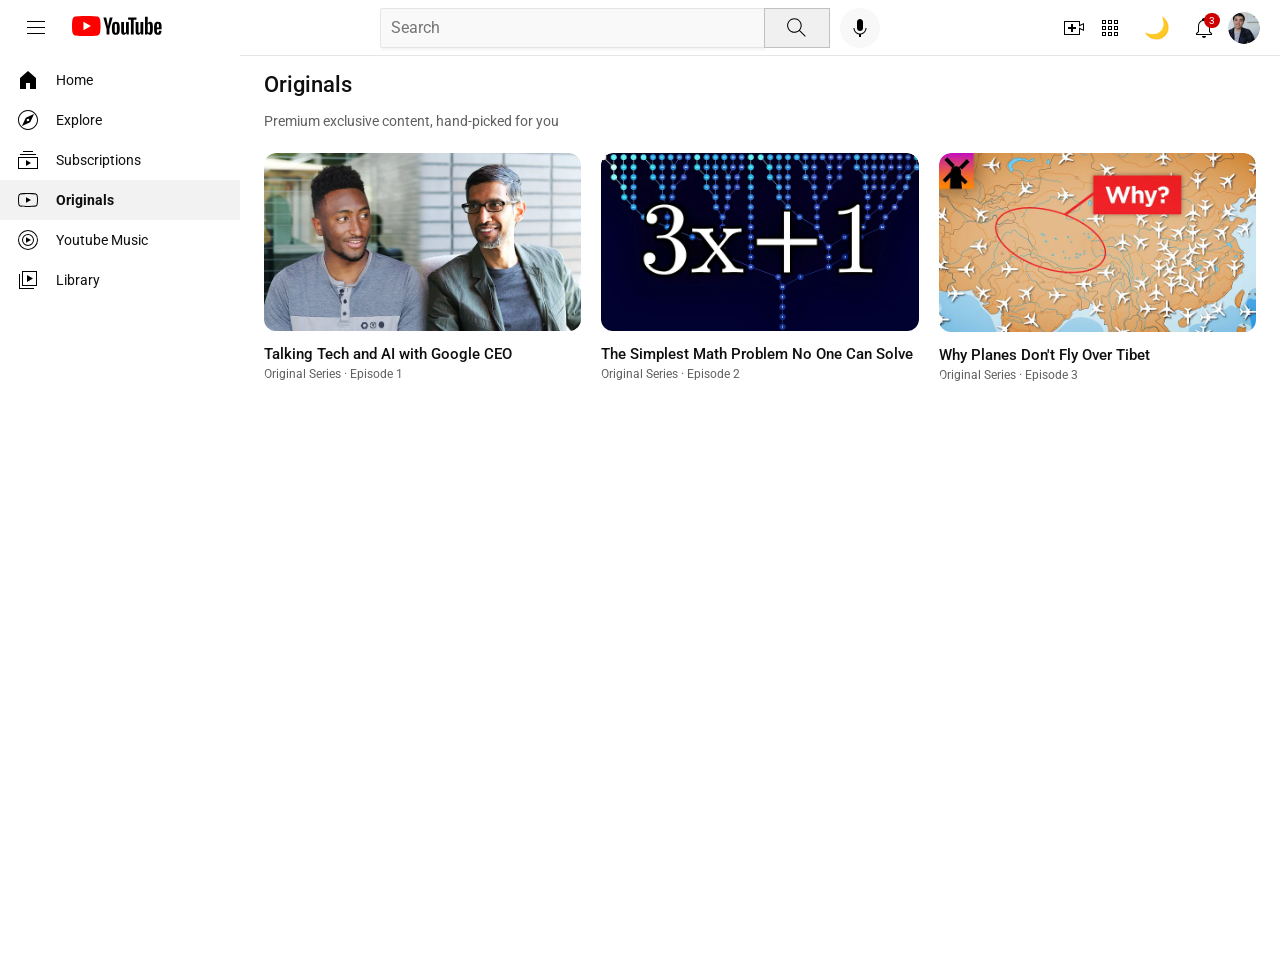
<file: originals.html>
<!doctype html>
<html lang="en">
  <head>
    <meta charset="UTF-8" />
    <meta name="viewport" content="width=device-width, initial-scale=1.0" />
    <title>Originals - YouTube Clone</title>
    <link rel="preconnect" href="https://fonts.googleapis.com" />
    <link rel="preconnect" href="https://fonts.gstatic.com" crossorigin />
    <link
      href="https://fonts.googleapis.com/css2?family=Roboto:wght@400;500;700&display=swap"
      rel="stylesheet"
    />
    <link rel="stylesheet" href="styles/general.css" />
    <link rel="stylesheet" href="styles/header.css" />
    <link rel="stylesheet" href="styles/video.css" />
    <link rel="stylesheet" href="styles/sidebar.css" />
    <link rel="stylesheet" href="styles/explore.css" />
    <link rel="stylesheet" href="styles/dark.css" />
    <link rel="stylesheet" href="styles/originals.css" />
  </head>
  <body>
    <div class="header">
      <div class="left-section">
        <img class="hamburger-menu" src="icons/hamburger-menu.svg" alt="menu button" />
        <a href="index.html"><img class="youtube-logo" src="icons/youtube-logo.svg" alt="YouTube logo" /></a>
      </div>
      <div class="middle-section">
        <input class="search-bar" type="text" placeholder="Search" />
        <button class="search-button">
          <img class="search-icon" src="icons/search.svg" alt="" />
          <div class="tooltip">Search</div>
        </button>
        <button class="voice-search-button">
          <img class="voice-search-icon" src="icons/voice-search-icon.svg" alt="" />
          <div class="tooltip">Search with your voice</div>
        </button>
        <div class="more-options-menu">
          <button class="more-options-button" id="moreOptionsBtn">⋮</button>
          <div class="menu-dropdown" id="menuDropdown">
            <div class="menu-item"><img src="icons/upload.svg" alt="Create" /><div>Create</div></div>
            <div class="menu-item"><img src="icons/youtube-apps.svg" alt="Apps" /><div>YouTube apps</div></div>
            <div class="menu-item"><img src="icons/notifications.svg" alt="Notifications" /><div>Notifications</div></div>
          </div>
        </div>
      </div>
      <div class="right-section">
        <div class="upload-icon-container">
          <img class="upload-icon" src="icons/upload.svg" alt="upload button" />
          <div class="tooltip">Create</div>
        </div>
        <div class="youtube-app-button-container">
          <img class="youtube-apps-icon" src="icons/youtube-apps.svg" alt="YouTube apps button" />
          <div class="tooltip">YouTube apps</div>
        </div>
        <button id="theme-toggle" aria-label="Toggle dark mode"></button>
          <div class="notification-icon-container">
          <img class="notifications-icon" src="icons/notifications.svg" alt="notifications button" />
          <div class="tooltip">Notifications</div>
          <div class="notifications-count">3</div>
        </div>
        <img class="current-user-picture" src="channel-pictures/my-channel.jpeg" alt="My channel picture" />
      </div>
    </div>

    <div class="sidebar">
      <a href="index.html" class="sidebar-link">
        <div class="sidebar-section">
          <img src="sidebar/home.svg" alt="Home" />
          <div class="sidebar-section-title">Home</div>
        </div>
      </a>
      <a href="explore.html" class="sidebar-link">
        <div class="sidebar-section">
          <img src="sidebar/explore.svg" alt="Explore" />
          <div class="sidebar-section-title">Explore</div>
        </div>
      </a>
      <a href="subscriptions.html" class="sidebar-link">
        <div class="sidebar-section">
          <img src="sidebar/subscriptions.svg" alt="Subscriptions" />
          <div class="sidebar-section-title">Subscriptions</div>
        </div>
      </a>
      <a href="originals.html" class="sidebar-link">
        <div class="sidebar-section active">
          <img src="sidebar/originals.svg" alt="Originals" />
          <div class="sidebar-section-title">Originals</div>
        </div>
      </a>
      <a href="music.html" class="sidebar-link">
        <div class="sidebar-section">
          <img src="sidebar/youtube-music.svg" alt="Music" />
          <div class="sidebar-section-title">Youtube Music</div>
        </div>
      </a>
      <a href="library.html" class="sidebar-link">
        <div class="sidebar-section">
          <img src="sidebar/library.svg" alt="Library" />
          <div class="sidebar-section-title">Library</div>
        </div>
      </a>
    </div>

    <div class="explore-page">
      <h1 class="explore-heading">Originals</h1>
      <p class="originals-subheading">Premium exclusive content, hand-picked for you</p>

      <div class="originals-grid">
        <div class="original-card">
          <a href="https://www.youtube.com/watch?v=n2RNcPRtAiY" target="_blank">
            <img class="original-thumbnail" src="thumbnails/thumbnail-1.webp" alt="Original 1" />
          </a>
          <p class="original-title">Talking Tech and AI with Google CEO</p>
          <p class="original-meta">Original Series &#183; Episode 1</p>
        </div>
        <div class="original-card">
          <a href="https://www.youtube.com/watch?v=094y1Z2wpJg" target="_blank">
            <img class="original-thumbnail" src="thumbnails/thumbnail-4.webp" alt="Original 2" />
          </a>
          <p class="original-title">The Simplest Math Problem No One Can Solve</p>
          <p class="original-meta">Original Series &#183; Episode 2</p>
        </div>
        <div class="original-card">
          <a href="https://www.youtube.com/watch?v=fNVa1qMbF9Y" target="_blank">
            <img class="original-thumbnail" src="thumbnails/thumbnail-7.webp" alt="Original 3" />
          </a>
          <p class="original-title">Why Planes Don't Fly Over Tibet</p>
          <p class="original-meta">Original Series &#183; Episode 3</p>
        </div>
      </div>
    </div>

    <script>
      const moreOptionsBtn = document.getElementById('moreOptionsBtn');
      const menuDropdown = document.getElementById('menuDropdown');
      moreOptionsBtn.addEventListener('click', function (e) {
        e.stopPropagation();
        menuDropdown.classList.toggle('active');
      });
      document.addEventListener('click', function (e) {
        if (!e.target.closest('.more-options-menu')) {
          menuDropdown.classList.remove('active');
        }
      });
    </script>
      <script src="theme.js"></script>
  </body>
</html>
</file>
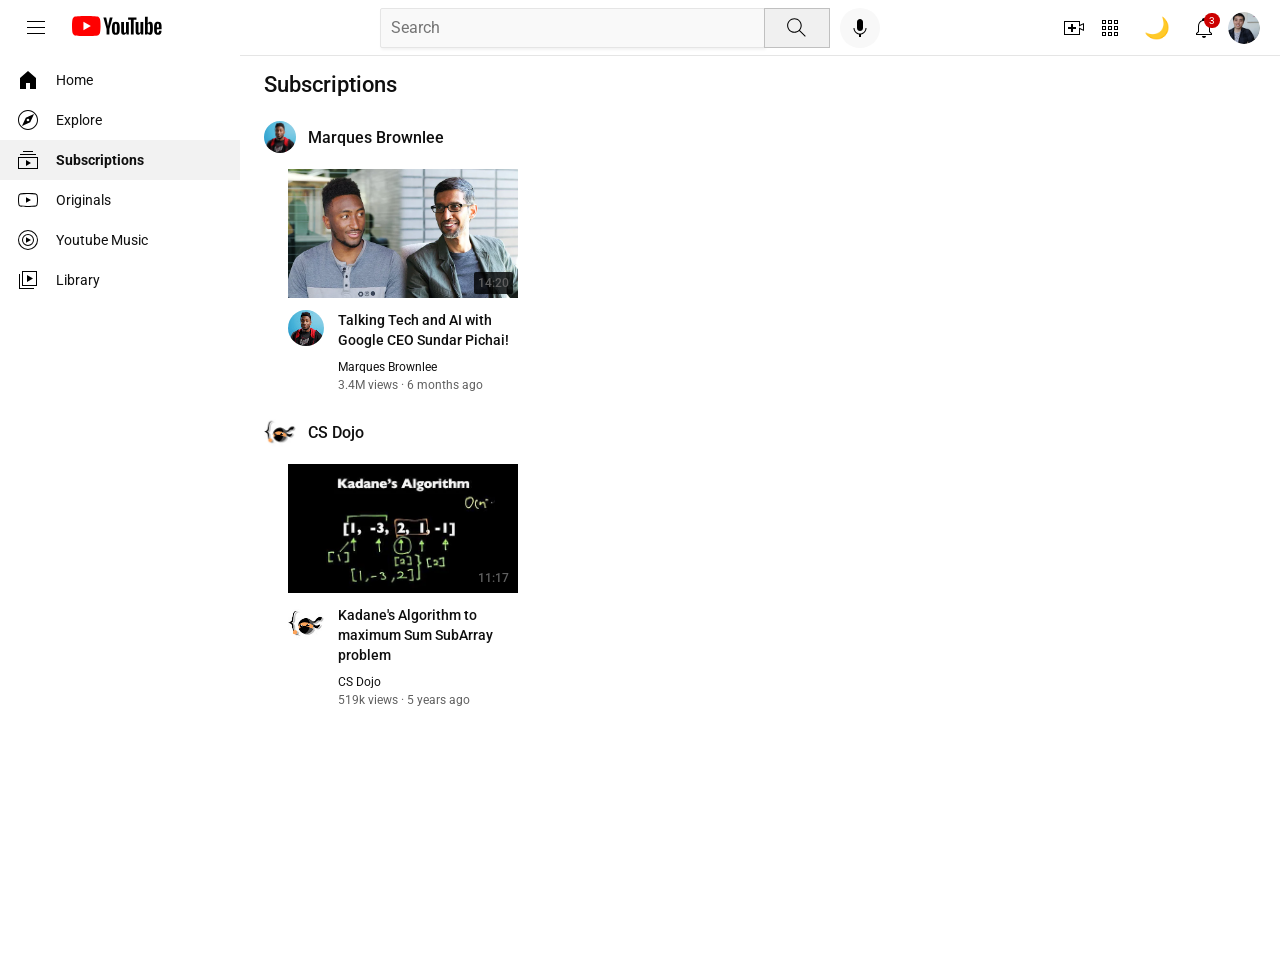
<file: subscriptions.html>
<!doctype html>
<html lang="en">
  <head>
    <meta charset="UTF-8" />
    <meta name="viewport" content="width=device-width, initial-scale=1.0" />
    <title>Subscriptions - YouTube Clone</title>
    <link rel="preconnect" href="https://fonts.googleapis.com" />
    <link rel="preconnect" href="https://fonts.gstatic.com" crossorigin />
    <link
      href="https://fonts.googleapis.com/css2?family=Roboto:wght@400;500;700&display=swap"
      rel="stylesheet"
    />
    <link rel="stylesheet" href="styles/general.css" />
    <link rel="stylesheet" href="styles/header.css" />
    <link rel="stylesheet" href="styles/video.css" />
    <link rel="stylesheet" href="styles/sidebar.css" />
    <link rel="stylesheet" href="styles/explore.css" />
    <link rel="stylesheet" href="styles/dark.css" />
    <link rel="stylesheet" href="styles/subscriptions.css" />
  </head>
  <body>
    <div class="header">
      <div class="left-section">
        <img class="hamburger-menu" src="icons/hamburger-menu.svg" alt="menu button" />
        <a href="index.html"><img class="youtube-logo" src="icons/youtube-logo.svg" alt="YouTube logo" /></a>
      </div>
      <div class="middle-section">
        <input class="search-bar" type="text" placeholder="Search" />
        <button class="search-button">
          <img class="search-icon" src="icons/search.svg" alt="" />
          <div class="tooltip">Search</div>
        </button>
        <button class="voice-search-button">
          <img class="voice-search-icon" src="icons/voice-search-icon.svg" alt="" />
          <div class="tooltip">Search with your voice</div>
        </button>
        <div class="more-options-menu">
          <button class="more-options-button" id="moreOptionsBtn">⋮</button>
          <div class="menu-dropdown" id="menuDropdown">
            <div class="menu-item"><img src="icons/upload.svg" alt="Create" /><div>Create</div></div>
            <div class="menu-item"><img src="icons/youtube-apps.svg" alt="Apps" /><div>YouTube apps</div></div>
            <div class="menu-item"><img src="icons/notifications.svg" alt="Notifications" /><div>Notifications</div></div>
          </div>
        </div>
      </div>
      <div class="right-section">
        <div class="upload-icon-container">
          <img class="upload-icon" src="icons/upload.svg" alt="upload button" />
          <div class="tooltip">Create</div>
        </div>
        <div class="youtube-app-button-container">
          <img class="youtube-apps-icon" src="icons/youtube-apps.svg" alt="YouTube apps button" />
          <div class="tooltip">YouTube apps</div>
        </div>
        <button id="theme-toggle" aria-label="Toggle dark mode"></button>
          <div class="notification-icon-container">
          <img class="notifications-icon" src="icons/notifications.svg" alt="notifications button" />
          <div class="tooltip">Notifications</div>
          <div class="notifications-count">3</div>
        </div>
        <img class="current-user-picture" src="channel-pictures/my-channel.jpeg" alt="My channel picture" />
      </div>
    </div>

    <div class="sidebar">
      <a href="index.html" class="sidebar-link">
        <div class="sidebar-section">
          <img src="sidebar/home.svg" alt="Home" />
          <div class="sidebar-section-title">Home</div>
        </div>
      </a>
      <a href="explore.html" class="sidebar-link">
        <div class="sidebar-section">
          <img src="sidebar/explore.svg" alt="Explore" />
          <div class="sidebar-section-title">Explore</div>
        </div>
      </a>
      <a href="subscriptions.html" class="sidebar-link">
        <div class="sidebar-section active">
          <img src="sidebar/subscriptions.svg" alt="Subscriptions" />
          <div class="sidebar-section-title">Subscriptions</div>
        </div>
      </a>
      <a href="originals.html" class="sidebar-link">
        <div class="sidebar-section">
          <img src="sidebar/originals.svg" alt="Originals" />
          <div class="sidebar-section-title">Originals</div>
        </div>
      </a>
      <a href="music.html" class="sidebar-link">
        <div class="sidebar-section">
          <img src="sidebar/youtube-music.svg" alt="Music" />
          <div class="sidebar-section-title">Youtube Music</div>
        </div>
      </a>
      <a href="library.html" class="sidebar-link">
        <div class="sidebar-section">
          <img src="sidebar/library.svg" alt="Library" />
          <div class="sidebar-section-title">Library</div>
        </div>
      </a>
    </div>

    <div class="explore-page">
      <h1 class="explore-heading">Subscriptions</h1>

      <div class="channel-row">
        <img class="sub-channel-pic" src="channel-pictures/channel-1.jpeg" alt="channel" />
        <div class="sub-channel-name">Marques Brownlee</div>
      </div>
      <div class="video-grid">
        <div class="video-preview">
          <div class="thumbnail-row">
            <a href="https://www.youtube.com/watch?v=n2RNcPRtAiY" target="_blank">
              <img class="thumbnail" src="thumbnails/thumbnail-1.webp" alt="Thumbnail" />
            </a>
            <div class="video-time">14:20</div>
          </div>
          <div class="video-info-grid">
            <div class="channel-picture">
              <img class="profile-picture" src="channel-pictures/channel-1.jpeg" alt="channel picture" />
            </div>
            <div class="video-info">
              <p class="video-title"><a href="https://www.youtube.com/watch?v=n2RNcPRtAiY" target="_blank">Talking Tech and AI with Google CEO Sundar Pichai!</a></p>
              <p class="video-author">Marques Brownlee</p>
              <p class="video-stats">3.4M views &#183; 6 months ago</p>
            </div>
          </div>
        </div>
      </div>

      <div class="channel-row">
        <img class="sub-channel-pic" src="channel-pictures/channel-5.jpeg" alt="channel" />
        <div class="sub-channel-name">CS Dojo</div>
      </div>
      <div class="video-grid">
        <div class="video-preview">
          <div class="thumbnail-row">
            <a href="https://www.youtube.com/watch?v=86CQq3pKSUw" target="_blank">
              <img class="thumbnail" src="thumbnails/thumbnail-5.webp" alt="Thumbnail" />
            </a>
            <div class="video-time">11:17</div>
          </div>
          <div class="video-info-grid">
            <div class="channel-picture">
              <img class="profile-picture" src="channel-pictures/channel-5.jpeg" alt="channel picture" />
            </div>
            <div class="video-info">
              <p class="video-title"><a href="https://www.youtube.com/watch?v=86CQq3pKSUw" target="_blank">Kadane's Algorithm to maximum Sum SubArray problem</a></p>
              <p class="video-author">CS Dojo</p>
              <p class="video-stats">519k views &#183; 5 years ago</p>
            </div>
          </div>
        </div>
      </div>
    </div>

    <script>
      const moreOptionsBtn = document.getElementById('moreOptionsBtn');
      const menuDropdown = document.getElementById('menuDropdown');
      moreOptionsBtn.addEventListener('click', function (e) {
        e.stopPropagation();
        menuDropdown.classList.toggle('active');
      });
      document.addEventListener('click', function (e) {
        if (!e.target.closest('.more-options-menu')) {
          menuDropdown.classList.remove('active');
        }
      });
    </script>
      <script src="theme.js"></script>
  </body>
</html>
</file>
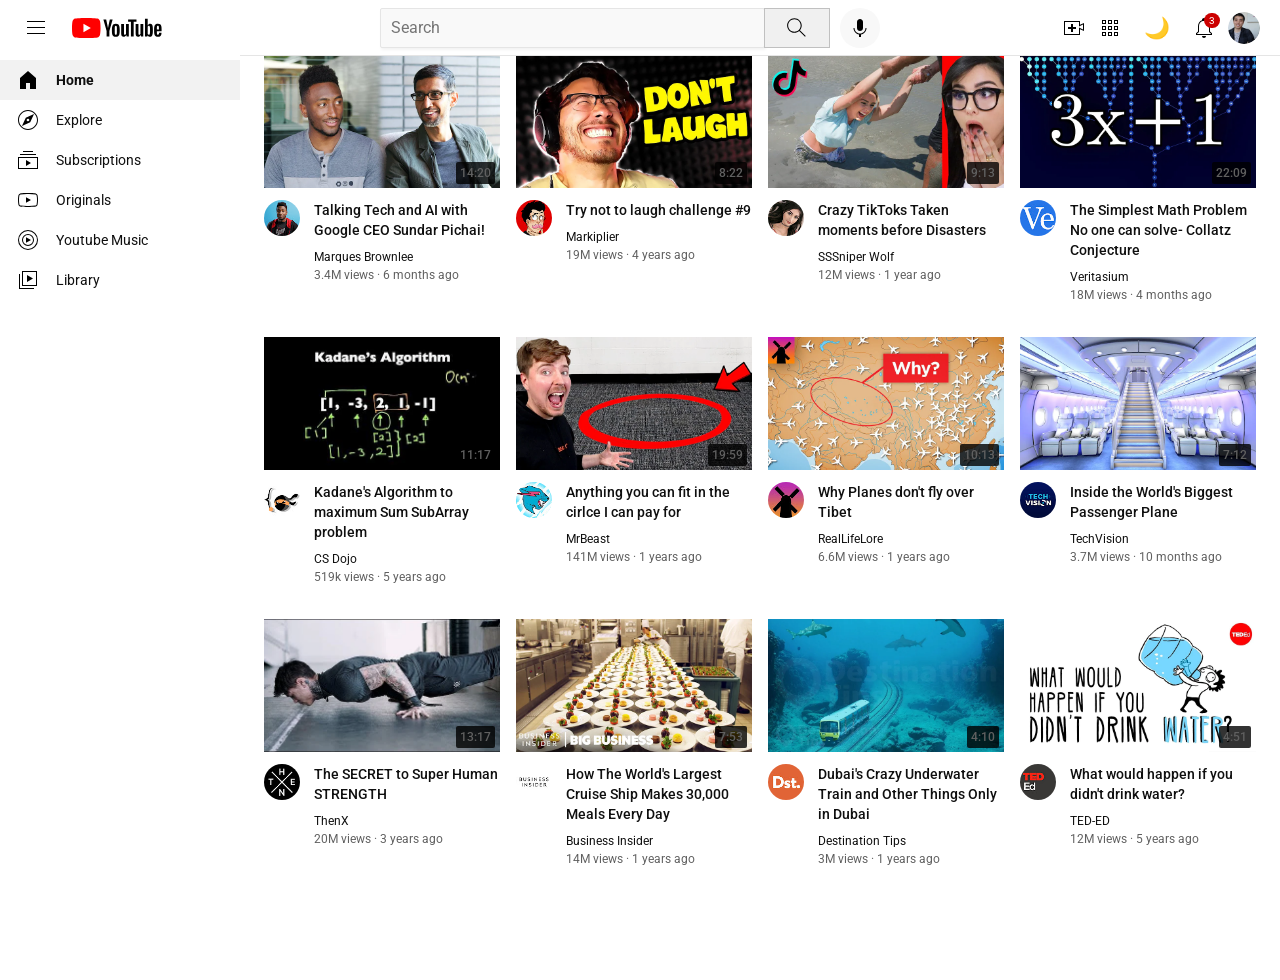
<file: youtube.html>
<!doctype html>
<html lang="en">
  <head>
    <meta charset="UTF-8" />
    <meta name="viewport" content="width=device-width, initial-scale=1.0" />
    <title>Youtube.com Clone</title>
    <link rel="preconnect" href="https://fonts.googleapis.com" />
    <link rel="preconnect" href="https://fonts.gstatic.com" crossorigin />
    <link
      href="https://fonts.googleapis.com/css2?family=Roboto:wght@400;500;700&display=swap"
      rel="stylesheet"
    />
    <link rel="stylesheet" href="styles/general.css" />
<link rel="stylesheet" href="styles/header.css" />
<link rel="stylesheet" href="styles/video.css" />
<link rel="stylesheet" href="styles/sidebar.css" />
<link rel="stylesheet" href="styles/explore.css" />
<link rel="stylesheet" href="styles/dark.css" />
  </head>
  <body>
    <div class="header">
      <div class="left-section">
        <img
          class="hamburger-menu"
          src="icons/hamburger-menu.svg"
          alt="menu button"
        />
        <img
          class="youtube-logo"
          src="icons/youtube-logo.svg"
          alt="YouTube logo"
        />
      </div>
      <div class="middle-section">
        <input class="search-bar" type="text" placeholder="Search" />
        <button class="search-button">
          <img class="search-icon" src="icons/search.svg" alt="" />
          <div class="tooltip">Search</div>
        </button>
        <button class="voice-search-button">
          <img
            class="voice-search-icon"
            src="icons/voice-search-icon.svg"
            alt=""
          />
          <div class="tooltip">Search with your voice</div>
        </button>
        <div class="more-options-menu">
          <button class="more-options-button" id="moreOptionsBtn">⋮</button>
          <div class="menu-dropdown" id="menuDropdown">
            <div class="menu-item">
              <img src="icons/upload.svg" alt="Create" />
              <div>Create</div>
            </div>
            <div class="menu-item">
              <img src="icons/youtube-apps.svg" alt="Apps" />
              <div>YouTube apps</div>
            </div>
            <div class="menu-item">
              <img src="icons/notifications.svg" alt="Notifications" />
              <div>Notifications</div>
            </div>
          </div>
        </div>
      </div>
      <div class="right-section">
  <div class="upload-icon-container">
    <img class="upload-icon" src="icons/upload.svg" alt="upload button" />
    <div class="tooltip">Create</div>
  </div>
  <div class="youtube-app-button-container">
    <img class="youtube-apps-icon" src="icons/youtube-apps.svg" alt="YouTube apps button" />
    <div class="tooltip">YouTube apps</div>
  </div>
  <button id="theme-toggle" aria-label="Toggle dark mode"></button>
  <div class="notification-icon-container">
    <img class="notifications-icon" src="icons/notifications.svg" alt="notifications button" />
    <div class="tooltip">Notifications</div>
    <div class="notifications-count">3</div>
  </div>
  <img class="current-user-picture" src="channel-pictures/my-channel.jpeg" alt="My channel picture" />
</div>
    </div>
    <div class="sidebar">
  <a href="youtube.html" class="sidebar-link">
    <div class="sidebar-section active">
      <img src="sidebar/home.svg" alt="Home" />
      <div class="sidebar-section-title">Home</div>
    </div>
  </a>
  <a href="explore.html" class="sidebar-link">
    <div class="sidebar-section">
      <img src="sidebar/explore.svg" alt="Explore" />
      <div class="sidebar-section-title">Explore</div>
    </div>
  </a>
  <a href="subscriptions.html" class="sidebar-link">
    <div class="sidebar-section">
      <img src="sidebar/subscriptions.svg" alt="Subscriptions" />
      <div class="sidebar-section-title">Subscriptions</div>
    </div>
  </a>
  <a href="originals.html" class="sidebar-link">
    <div class="sidebar-section">
      <img src="sidebar/originals.svg" alt="Originals" />
      <div class="sidebar-section-title">Originals</div>
    </div>
  </a>
  <a href="music.html" class="sidebar-link">
    <div class="sidebar-section">
      <img src="sidebar/youtube-music.svg" alt="Music" />
      <div class="sidebar-section-title">Youtube Music</div>
    </div>
  </a>
  <a href="library.html" class="sidebar-link">
    <div class="sidebar-section">
      <img src="sidebar/library.svg" alt="Library" />
      <div class="sidebar-section-title">Library</div>
    </div>
  </a>
</div>
    <div class="video-grid">
      <div class="video-preview">
        <div class="thumbnail-row">
          <a href="https://www.youtube.com/watch?v=n2RNcPRtAiY" target="_blank">
          <img
            class="thumbnail"
            src="thumbnails/thumbnail-1.webp"
            alt="Thumbnail 1"
          />
          </a> 
          <div class="video-time">14:20</div>
        </div>
        <div class="video-info-grid">
          <div class="channel-picture">
            <img
              class="profile-picture"
              src="channel-pictures/channel-1.jpeg"
              alt="channel picture"
            />
          </div>
          <div class="video-info">
            <p class="video-title">
              <a href="https://www.youtube.com/watch?v=n2RNcPRtAiY" target="_blank">
              Talking Tech and AI with Google CEO Sundar Pichai!
              </a>
            </p>
            <p class="video-author">Marques Brownlee</p>
            <p class="video-stats">3.4M views &#183; 6 months ago</p>
          </div>
        </div>
      </div>

      <div class="video-preview">
        <div class="thumbnail-row">
          <a href="https://www.youtube.com/watch?v=mP0RAo9SKZk" target="_blank">
          <img
            class="thumbnail"
            src="thumbnails/thumbnail-2.webp"
            alt="Thumbnail 2"
          />
          </a>
          <div class="video-time">8:22</div>
        </div>
        <div class="video-info-grid">
          <div class="channel-picture">
            <img
              class="profile-picture"
              src="channel-pictures/channel-2.jpeg"
              alt="channel picture"
            />
          </div>
          <div class="video-info">
            <p class="video-title">
              <a href="https://www.youtube.com/watch?v=mP0RAo9SKZk" target="_blank">
                Try not to laugh challenge #9
              </a>
            </p>
            <p class="video-author">Markiplier</p>
            <p class="video-stats">19M views &#183; 4 years ago</p>
          </div>
        </div>
      </div>

      <div class="video-preview">
        <div class="thumbnail-row">
          <a href="https://www.youtube.com/watch?v=FgjPQQeTh1w" target="_blank">
          <img
            class="thumbnail"
            src="thumbnails/thumbnail-3.webp"
            alt="Thumbnail 3"
          />
          </a>
          <div class="video-time">9:13</div>
        </div>
        <div class="video-info-grid">
          <div class="channel-picture">
            <img
              class="profile-picture"
              src="channel-pictures/channel-3.jpeg"
              alt="channel picture"
            />
          </div>
          <div class="video-info">
            <p class="video-title">
              <a href="https://www.youtube.com/watch?v=FgjPQQeTh1w" target="_blank">
                Crazy TikToks Taken moments before Disasters
              </a>
            </p>
            <p class="video-author">SSSniper Wolf</p>
            <p class="video-stats">12M views &#183; 1 year ago</p>
          </div>
        </div>
      </div>

      <div class="video-preview">
        <div class="thumbnail-row">
          <a href="https://www.youtube.com/watch?v=094y1Z2wpJg" target="_blank">
            <img
              class="thumbnail"
              src="thumbnails/thumbnail-4.webp"
              alt="Thumbnail 4"
            />
          </a>
          <div class="video-time">22:09</div>
        </div>
        <div class="video-info-grid">
          <div class="channel-picture">
            <img
              class="profile-picture"
              src="channel-pictures/channel-4.jpeg"
              alt="channel picture"
            />
          </div>
          <div class="video-info">
            <p class="video-title">
              <a href="https://www.youtube.com/watch?v=094y1Z2wpJg" target="_blank">
                The Simplest Math Problem No one can solve- Collatz Conjecture
              </a>
            </p>
            <p class="video-author">Veritasium</p>
            <p class="video-stats">18M views &#183; 4 months ago</p>
          </div>
        </div>
      </div>

      <div class="video-preview">
        <div class="thumbnail-row">
          <a href="https://www.youtube.com/watch?v=86CQq3pKSUw" target="_blank">
          <img
            class="thumbnail"
            src="thumbnails/thumbnail-5.webp"
            alt="Thumbnail 5"
          />
          </a>
          <div class="video-time">11:17</div>
        </div>
        <div class="video-info-grid">
          <div class="channel-picture">
            <img
              class="profile-picture"
              src="channel-pictures/channel-5.jpeg"
              alt="channel picture"
            />
          </div>
          <div class="video-info">
            <p class="video-title">
              <a href="https://www.youtube.com/watch?v=86CQq3pKSUw" target="_blank">
                Kadane's Algorithm to maximum Sum SubArray problem
              </a>
            </p>
            <p class="video-author">CS Dojo</p>
            <p class="video-stats">519k views &#183; 5 years ago</p>
          </div>
        </div>
      </div>

      <div class="video-preview">
        <div class="thumbnail-row">
          <a href="https://www.youtube.com/watch?v=yXWw0_UfSFg" target="_blank">
          <img
            class="thumbnail"
            src="thumbnails/thumbnail-6.webp"
            alt="Thumbnail 6"
          />
          </a>
          <div class="video-time">19:59</div>
        </div>
        <div class="video-info-grid">
          <div class="channel-picture">
            <img
              class="profile-picture"
              src="channel-pictures/channel-6.jpeg"
              alt="channel picture"
            />
          </div>
          <div class="video-info">
            <p class="video-title">
              <a href="https://www.youtube.com/watch?v=yXWw0_UfSFg" target="_blank">
                Anything you can fit in the cirlce I can pay for
              </a>
            </p>
            <p class="video-author">MrBeast</p>
            <p class="video-stats">141M views &#183; 1 years ago</p>
          </div>
        </div>
      </div>

      <div class="video-preview">
        <div class="thumbnail-row">
          <a href="https://www.youtube.com/watch?v=fNVa1qMbF9Y" target="_blank">
          <img
            class="thumbnail"
            src="thumbnails/thumbnail-7.webp"
            alt="Thumbnail 7"
          />
          </a>
          <div class="video-time">10:13</div>
        </div>
        <div class="video-info-grid">
          <div class="channel-picture">
            <img
              class="profile-picture"
              src="channel-pictures/channel-7.jpeg"
              alt="channel picture"
            />
          </div>
          <div class="video-info">
            <p class="video-title">
              <a href="https://www.youtube.com/watch?v=fNVa1qMbF9Y" target="_blank">
                Why Planes don't fly over Tibet
              </a>
            </p>
            <p class="video-author">RealLifeLore</p>
            <p class="video-stats">6.6M views &#183; 1 years ago</p>
          </div>
        </div>
      </div>

      <div class="video-preview">
        <div class="thumbnail-row">
          <a href="https://www.youtube.com/watch?v=lFm4EM1juls" target="_blank">
          <img
            class="thumbnail"
            src="thumbnails/thumbnail-8.webp"
            alt="Thumbnail 8"
          />
          </a>
          <div class="video-time">7:12</div>
        </div>
        <div class="video-info-grid">
          <div class="channel-picture">
            <img
              class="profile-picture"
              src="channel-pictures/channel-8.jpeg"
              alt="channel picture"
            />
          </div>
          <div class="video-info">
            <p class="video-title">
              <a href="https://www.youtube.com/watch?v=lFm4EM1juls" target="_blank">
                Inside the World's Biggest Passenger Plane
              </a>
            </p>
            <p class="video-author">TechVision</p>
            <p class="video-stats">3.7M views &#183; 10 months ago</p>
          </div>
        </div>
      </div>

      <div class="video-preview">
        <div class="thumbnail-row">
          <a href="https://www.youtube.com/watch?v=ixmxOlcrlUc" target="_blank">
          <img
            class="thumbnail"
            src="thumbnails/thumbnail-9.webp"
            alt="Thumbnail 9"
          />
          </a>
          <div class="video-time">13:17</div>
        </div>
        <div class="video-info-grid">
          <div class="channel-picture">
            <img
              class="profile-picture"
              src="channel-pictures/channel-9.jpeg"
              alt="channel picture"
            />
          </div>
          <div class="video-info">
            <p class="video-title">
              <a href="https://www.youtube.com/watch?v=ixmxOlcrlUc" target="_blank">
              The SECRET to Super Human STRENGTH
            </a>
            </p>
            <p class="video-author">ThenX</p>
            <p class="video-stats">20M views &#183; 3 years ago</p>
          </div>
        </div>
      </div>

      <div class="video-preview">
        <div class="thumbnail-row">
          <a href="https://www.youtube.com/watch?v=R2vXbFp5C9o" target="_blank">
          <img
            class="thumbnail"
            src="thumbnails/thumbnail-10.webp"
            alt="Thumbnail 10"
          />
          </a>
          <div class="video-time">7:53</div>
        </div>
        <div class="video-info-grid">
          <div class="channel-picture">
              <img
                class="profile-picture"
                src="channel-pictures/channel-10.jpeg"
                alt="channel picture"
              />
            </a>
          </div>
          <div class="video-info">
            <p class="video-title">
              <a href="https://www.youtube.com/watch?v=R2vXbFp5C9o" target="_blank">
                How The World's Largest Cruise Ship Makes 30,000 Meals Every Day
              </a>
            </p>
            <p class="video-author">Business Insider</p>
            <p class="video-stats">14M views &#183; 1 years ago</p>
          </div>
        </div>
      </div>

      <div class="video-preview">
        <div class="thumbnail-row">
          <a href="https://www.youtube.com/watch?v=0nZuYyXET3s">
            <img
              class="thumbnail"
              src="thumbnails/thumbnail-11.webp"
              alt="Thumbnail 11"
            />
          </a>
          <div class="video-time">4:10</div>
        </div>
        <div class="video-info-grid">
          <div class="channel-picture">
            <img
              class="profile-picture"
              src="channel-pictures/channel-11.jpeg"
              alt="channel picture"
            />
          </div>
          <div class="video-info">
            <p class="video-title">
              <a href="https://www.youtube.com/watch?v=0nZuYyXET3s" target="_blank">
                Dubai's Crazy Underwater Train and Other Things Only in Dubai
              </a>
            </p>
            <p class="video-author">Destination Tips</p>
            <p class="video-stats">3M views &#183; 1 years ago</p>
          </div>
        </div>
      </div>

      <div class="video-preview">
        <div class="thumbnail-row">
          <a href="https://www.youtube.com/watch?v=9iMGFqMmUFs" target="_blank">
            <img
              class="thumbnail"
              src="thumbnails/thumbnail-12.webp"
              alt="Thumbnail 12"
            />
          </a>
          <div class="video-time">4:51</div>
        </div>
        <div class="video-info-grid">
          <div class="channel-picture">
              <img
                class="profile-picture"
                src="channel-pictures/channel-12.jpeg"
                alt="channel picture"
              />
          </div>
          <div class="video-info">
            <p class="video-title">
              <a href="https://www.youtube.com/watch?v=9iMGFqMmUFs" target="_blank">
                What would happen if you didn't drink water?
              </a>
            </p>
            <p class="video-author">TED-ED</p>
            <p class="video-stats">12M views &#183; 5 years ago</p>
          </div>
        </div>
      </div>
    </div>
    <script>
      // Mobile menu dropdown toggle
      const moreOptionsBtn = document.getElementById('moreOptionsBtn');
      const menuDropdown = document.getElementById('menuDropdown');
      
      moreOptionsBtn.addEventListener('click', function(e) {
        e.stopPropagation();
        menuDropdown.classList.toggle('active');
      });
      
      // Close menu when clicking outside
      document.addEventListener('click', function(e) {
        if (!e.target.closest('.more-options-menu')) {
          menuDropdown.classList.remove('active');
        }
      });
    </script>
    <script src="theme.js"></script>
<script src="search.js"></script>
  </body>
</html>
</file>
<file: styles/general.css>
p {
        font-family: roboto, Arial;
        margin-top: 0%;
        margin-bottom: 0%;
      }
      body{
        margin: 0;
        padding-top: 56px;
        padding-left: 240px;
        padding-right: 24px;
        padding-bottom: 24px;
        background-color: rgb(248, 248, 248);
        height: 100vh;
        overflow-y: scroll;
        overflow-x: hidden;
      }
      
      /* Large desktops */
      @media (min-width: 1280px) {
        body {
          padding-left: 240px;
          padding-right: 24px;
          height: 100vh;
          overflow-y: scroll;
        }
      }
      
      /* Regular desktops */
      @media (min-width: 769px) and (max-width: 1279px) {
        body {
          padding-left: 240px;
          padding-right: 24px;
          height: 100vh;
          overflow-y: scroll;
        }
      }
      
      /* Tablets - sidebar on left */
      @media (min-width: 481px) and (max-width: 768px) {
        body {
          padding-top: 56px;
          padding-left: 72px;
          padding-right: 24px;
          padding-bottom: 24px;
          height: 100vh;
          overflow-y: scroll;
        }
      }
      
      /* Small phones - sidebar at bottom */
      @media (max-width: 480px) {
        body {
          padding-top: 56px;
          padding-left: 8px;
          padding-right: 8px;
          padding-bottom: 70px;
          height: 100vh;
          overflow-y: scroll;
        }
      }
      @media (min-width: 1280px) {
        body {
          padding-left: 240px;
          padding-right: 24px;
          height: 100vh;
          overflow-y: scroll;
        }
      }
</file>
<file: styles/header.css>
.header {
  height: 55px;
  display: flex;
  flex-direction: row;
  align-items: center;
  justify-content: space-between;
  position: fixed;
  top: 0;
  left: 0;
  right: 0;
  z-index: 100;
  background-color: white;
  border-bottom-width: 1px;
  border-bottom-style: solid;
  border-bottom-color: rgb(222, 222, 222);
  overflow: visible;
  width: 100%;
}
.left-section {
  align-items: center;
  display: flex;
}
.hamburger-menu {
  height: 24px;
  margin-left: 24px;
  margin-right: 24px;
}
.youtube-logo {
  height: 20px;
}
.middle-section {
  flex: 1;
  margin-left: 70px;
  margin-right: 35px;
  max-width: 500px;
  display: flex;
  align-items: center;
}

/* Tablets - reduce margins */
@media (max-width: 768px) {
  .middle-section {
    margin-left: 16px;
    margin-right: 16px;
    max-width: none;
  }
}

/* Small phones - dropdown menu for icons */
@media (max-width: 480px) {
  .header {
    display: flex;
    gap: 8px;
    justify-content: flex-start;
    align-items: center;
    overflow-x: auto;
    overflow-y: hidden;
    -webkit-overflow-scrolling: touch;
    scrollbar-width: none;
  }
  .header::-webkit-scrollbar {
    display: none;
  }
  .left-section {
    flex-shrink: 0;
    gap: 4px;
    align-items: center;
  }
  .hamburger-menu {
    height: 20px;
    margin-left: 8px;
    margin-right: 8px;
    display: none;
  }
  .youtube-logo {
    height: 16px;
    padding: 8px;
  }
  .middle-section {
    margin-left: 4px;
    margin-right: 0;
    max-width: none;
    flex: 0 0 auto;
    min-width: 260px;
    gap: 0;
    align-items: center;
    position: relative;
  }
  .search-bar {
    height: 32px;
    font-size: 14px;
    padding-left: 8px;
    flex: 1;
    min-width: 80px;
  }
  .search-button {
    width: 32px !important;
    height: 32px;
    margin-left: 0;
    margin-right: 0;
    padding: 0;
    flex-shrink: 0;
  }
  .voice-search-button {
    width: 32px;
    height: 32px;
    margin-right: 0;
    margin-left: 0;
    padding: 0;
    flex-shrink: 0;
  }
  .search-icon {
    height: 18px;
  }
  .voice-search-icon {
    height: 18px;
  }
  .right-section {
    width: auto;
    margin-right: 4px;
    gap: 14px;
    flex-shrink: 0;
    display: flex;
    flex-wrap: nowrap;
    align-items: center;
    overflow: visible;
    padding: 0 8px 0 4px;
    min-width: 0;
    margin-left: 0;
  }
  .right-section > * {
    flex: 0 0 auto;
  }
  .upload-icon-container,
  .youtube-app-button-container,
  .notification-icon-container {
    display: flex !important;
    width: 36px;
    height: 36px;
    align-items: center;
    justify-content: center;
  }
  .notification-icon-container {
    position: relative !important;
  }
  .upload-icon,
  .youtube-apps-icon,
  .notifications-icon {
    height: 20px;
    width: 20px;
    display: block;
  }
  .current-user-picture {
    height: 32px;
    width: 32px;
    border-radius: 16px;
    flex-shrink: 0;
    margin-left: 0;
  }
  .notifications-count {
    top: 1px;
    right: -2px;
  }
}

/* Extra small phones - hide voice search button */
@media (max-width: 400px) {
  .voice-search-button {
    display: none;
  }
  .search-button {
    margin-right: 2px;
  }
}
.search-bar {
  flex: 1;
  height: 36px;
  font-size: 16px;
  padding-left: 10px;
  border: 1px solid rgb(192, 192, 192);
  border-radius: 2px;
  box-shadow: 1px 2px 3px rgba(0, 0, 0, 0.05);
  width: 0;
}
.search-bar::placeholder {
  font-family: roboto, Arial;
  font-size: 16px;
}
.search-button {
  height: 40px;
  width: 66px;
  background-color: rgb(240, 240, 240);
  border-width: 1px;
  border-style: solid;
  border-color: rgb(192, 192, 192);
  margin-left: -1px;
  margin-right: 10px;
}
.search-button,
.voice-search-button,
.upload-icon-container,
.youtube-app-button-container,
.notification-icon-container {
  display: flex;
  justify-content: center;
  align-items: center;
  position: relative;
}

.search-button .tooltip,
.voice-search-button .tooltip,
.upload-icon-container .tooltip,
.youtube-app-button-container .tooltip,
.notification-icon-container .tooltip {
  position: absolute;
  background-color: rgb(80, 78, 78);
  color: white;
  font-family: "Roboto", Arial;
  padding-top: 8px;
  padding-bottom: 8px;
  padding-left: 10px;
  padding-right: 10px;
  border-radius: 2px;
  font-size: 14px;
  bottom: -45px;
  opacity: 0;
  transition: opacity 0.15s;
  pointer-events: none;
  white-space: nowrap;
  z-index: 1000;
}
.search-button:hover .tooltip,
.voice-search-button:hover .tooltip,
.upload-icon-container:hover .tooltip,
.youtube-app-button-container:hover .tooltip,
.notification-icon-container:hover .tooltip {
  opacity: 1;
}
.search-icon {
  height: 25px;
}
.voice-search-button {
  height: 40px;
  width: 40px;
  border-radius: 20px;
  border: none;
  background-color: rgb(248, 248, 248);
}
.voice-search-icon {
  height: 24px;
}
.right-section {
  margin-right: 20px;
  display: flex;
  align-items: center;
  justify-content: space-between;
  position: relative;
  flex-shrink: 0;
  gap: 12px;
}
.upload-icon {
  height: 24px;
}
.youtube-apps-icon {
  height: 24px;
}
.notifications-icon {
  height: 24px;
}

.notifications-count {
  font-family: "Roboto", Arial;
  position: absolute;
  top: -3px;
  right: -4px;
  background-color: rgb(204, 0, 0);
  color: white;
  font-size: 10px;
  border-radius: 10px;
  padding-bottom: 2px;
  padding-top: 2px;
  padding-left: 5px;
  padding-right: 5px;
}
.current-user-picture {
  height: 32px;
  border-radius: 16px;
}

/* Profile picture in right-section - desktop/laptop only */
.right-section .current-user-picture {
  display: block;
}

@media (max-width: 480px) {
  .right-section .current-user-picture {
    display: block !important;
  }
}

/* Mobile menu dropdown */
@media (max-width: 480px) {
  .more-options-menu {
    position: relative;
    display: flex !important;
    align-items: center;
    justify-content: center;
    flex-shrink: 0;
    height: 32px;
  }

  .more-options-button {
    width: 32px !important;
    height: 32px !important;
    background-color: transparent;
    border: none;
    cursor: pointer;
    display: flex !important;
    justify-content: center;
    align-items: center;
    font-size: 20px;
    color: #000;
    padding: 0;
    line-height: 32px;
    flex-shrink: 0;
    margin: 0;
  }

  .more-options-button:hover {
    background-color: rgb(240, 240, 240);
    border-radius: 50%;
  }

  .menu-dropdown {
    position: fixed;
    top: 56px;
    left: 50%;
    transform: translateX(-50%);
    background-color: white;
    border: 1px solid rgb(222, 222, 222);
    border-radius: 4px;
    min-width: 160px;
    box-shadow: 0 4px 12px rgba(0, 0, 0, 0.2);
    z-index: 1001;
    display: none;
  }

  .menu-dropdown.active {
    display: flex !important;
    flex-direction: column;
  }

  .menu-item {
    display: flex;
    align-items: center;
    padding: 12px 16px;
    cursor: pointer;
    border-bottom: 1px solid rgb(240, 240, 240);
    white-space: nowrap;
  }

  .menu-item:last-child {
    border-bottom: none;
  }

  .menu-item:hover {
    background-color: rgb(248, 248, 248);
  }

  .menu-item img {
    height: 18px;
    margin-right: 12px;
    flex-shrink: 0;
  }

  .menu-item div {
    font-family: "Roboto", Arial;
    font-size: 13px;
    color: #000;
  }
}

/* Hide menu button and dropdown items on desktop/tablet */
@media (min-width: 481px) {
  .more-options-menu {
    display: none;
  }

  @media (max-width: 425px) {
    .header {
      justify-content: space-between;
      padding: 0 10px; /* optional, reduces side gap */
    }
  }
  .upload-icon-container,
  .youtube-app-button-container,
  .notification-icon-container {
    display: flex !important;
  }
}
</file>
<file: styles/video.css>
.thumbnail {
        width: 100%;
      }
      .video-info-grid {
        display: grid;
        grid-template-columns: 50px 1fr;
      }
      .profile-picture {
        width: 36px;
        border-radius: 50px;
      }
      .video-title {
        margin-top: 0%;
        font-size: 14px;
        font-weight: 500;
        line-height: 20px;
        margin-bottom: 10px;
      }
      .video-title a {
        color: inherit;
        text-decoration: none;
      }
      .thumbnail-row {
        margin-bottom: 8px;
        position: relative;
      }
      .video-author,
      .video-stats {
        font-size: 12px;
        color: rgb(96, 96, 96);
      }
      .video-author {
        margin-bottom: 4px;
      }
      .video-grid {
        display: grid;
        grid-template-columns: 1fr 1fr 1fr 1fr;
        column-gap: 16px;
        row-gap: 35px;
        margin-left: 24px;
      }
      
      /* Large desktops */
      @media (max-width: 1920px) {
        .video-grid {
          grid-template-columns: 1fr 1fr 1fr 1fr;
          column-gap: 16px;
        }
      }
      
      /* Large screens */
      @media (max-width: 1279px) {
        .video-grid {
          grid-template-columns: 1fr 1fr 1fr;
          column-gap: 16px;
        }
      }
      
      /* Tablets */
      @media (max-width: 768px) {
        .video-grid {
          grid-template-columns: 1fr 1fr;
          column-gap: 12px;
          row-gap: 24px;
          margin-left: 24px;
        }
      }
      
      /* Small phones */
      @media (max-width: 480px) {
        .video-grid {
          grid-template-columns: 1fr;
          column-gap: 0;
          row-gap: 20px;
          margin-left: 0;
        }
      }
      
      /* Medium phones */
      @media (min-width: 481px) and (max-width: 600px) {
        .video-grid {
          grid-template-columns: 1fr;
          column-gap: 0;
          row-gap: 20px;
        }
      }
      .video-time {
        font-family: roboto,arial;
        font-size: 12px;
        font-weight: 500;
        padding: 4px;
        border-radius: 2px;
        position: absolute;
        bottom: 8px;
        right: 5px;
        background-color: rgba(0, 0, 0, 0.8);
        color: white;
      }
</file>
<file: styles/sidebar.css>
.sidebar {
  position: fixed;
  top: 55px;
  left: 0;
  bottom: 0;
  background-color: white;
  width: 240px;
  z-index: 200;
  padding-top: 5px;
  overflow-y: auto;
}
.sidebar-section {
  height: 40px;
  display: flex;
  justify-content: flex-start;
  align-items: center;
  flex-direction: row;
  cursor: pointer;
  padding-left: 16px;
}
.sidebar-section:hover {
  background-color: #f2f2f2;
}
.sidebar-section img {
  height: 24px;
  margin-right: 16px;
  flex-shrink: 0;
}
.sidebar-section div{
  font-family: 'Roboto', 'Arial';
  font-size: 14px;
}

/* Tablets - collapse sidebar to left */
@media (max-width: 768px) {
  .sidebar {
    width: 72px;
    top: 55px;
    bottom: 0;
    left: 0;
  }
  .sidebar-section {
    height: 74px;
    flex-direction: column;
    justify-content: center;
    padding-left: 0;
  }
  .sidebar-section img {
    height: 28px;
    margin-right: 0;
    margin-bottom: 4px;
  }
  .sidebar-section div {
    font-size: 10px;
  }
}

/* Small phones - bottom navigation */
@media (max-width: 480px) {
  .sidebar {
    position: fixed;
    top: auto;
    bottom: 0;
    left: 0;
    right: 0;
    width: 100%;
    height: 70px;
    display: flex;
    flex-direction: row;
    align-items: stretch;
    padding-top: 0;
    border-top: 1px solid rgb(222, 222, 222);
    overflow-y: hidden;
    overflow-x: auto;
  }
  .sidebar-section {
    height: 100%;
    flex: 1;
    flex-direction: column;
    justify-content: center;
    align-items: center;
    padding-left: 0;
    padding-right: 0;
    min-width: 60px;
  }
  .sidebar-section img {
    height: 24px;
    margin-right: 0;
    margin-bottom: 2px;
  }
  .sidebar-section div {
    font-size: 9px;
    display: block;
  }
}
</file>
<file: styles/explore.css>
.explore-page {
  margin-left: 24px;
}

.explore-heading {
  font-family: 'Roboto', Arial;
  font-size: 22px;
  font-weight: 500;
  margin-top: 16px;
  margin-bottom: 16px;
}

.category-chips {
  display: flex;
  gap: 8px;
  overflow-x: auto;
  padding-bottom: 16px;
  margin-bottom: 16px;
  scrollbar-width: none;
}
.category-chips::-webkit-scrollbar {
  display: none;
}

.chip {
  font-family: 'Roboto', Arial;
  font-size: 14px;
  font-weight: 500;
  white-space: nowrap;
  padding: 8px 16px;
  border-radius: 8px;
  border: none;
  background-color: rgb(240, 240, 240);
  color: rgb(15, 15, 15);
  cursor: pointer;
  flex-shrink: 0;
}
.chip:hover {
  background-color: rgb(224, 224, 224);
}
.chip-active {
  background-color: rgb(15, 15, 15);
  color: white;
}
.chip-active:hover {
  background-color: rgb(40, 40, 40);
}

/* Sidebar link wrapper - removes default link styling */
.sidebar-link {
  text-decoration: none;
  color: inherit;
  display: block;
}

.sidebar-section.active {
  background-color: rgb(240, 240, 240);
  font-weight: 700;
}
.sidebar-section.active div {
  font-weight: 700;
}

@media (max-width: 480px) {
  .explore-page {
    margin-left: 0;
    padding: 0 8px;
  }
}
</file>
<file: styles/dark.css>
/* dark.css - dark mode variables + overrides
   Include this AFTER your other stylesheets on every page */

:root {
  --bg-primary: #ffffff;
  --bg-secondary: #f9f9f9;
  --text-primary: #0f0f0f;
  --text-secondary: #606060;
  --border-color: #e5e5e5;
  --hover-bg: #f2f2f2;
}

[data-theme="dark"] {
  --bg-primary: #181818;
  --bg-secondary: #0f0f0f;
  --text-primary: #f1f1f1;
  --text-secondary: #aaaaaa;
  --border-color: #303030;
  --hover-bg: #272727;
}

/* Apply variables to existing elements.
   Adjust selectors below to match your actual class names
   in header.css / sidebar.css / video.css / general.css */

body {
  background-color: var(--bg-primary);
  color: var(--text-primary);
  transition:
    background-color 0.2s ease,
    color 0.2s ease;
}

.header,
.sidebar,
.video-preview,
.sidebar-section {
  background-color: var(--bg-primary);
  color: var(--text-primary);
  border-color: var(--border-color);
}

.sidebar-section:hover,
.sidebar-section.active {
  background-color: var(--hover-bg);
}

.video-title,
.video-author {
  color: var(--text-primary);
}

.video-stats,
.video-time {
  color: var(--text-secondary);
}

.search-bar {
  background-color: var(--bg-secondary);
  color: var(--text-primary);
  border-color: var(--border-color);
}

/* Theme toggle button */
#theme-toggle {
  background: none;
  border: none;
  cursor: pointer;
  font-size: 1.3rem;
  padding: 6px 10px;
  border-radius: 50%;
}

#theme-toggle:hover {
  background-color: var(--hover-bg);
}

/* Mobile sizing - match other header icon buttons at small widths */
@media (max-width: 480px) {
  #theme-toggle {
    width: 32px;
    height: 32px;
    flex-shrink: 0;
    padding: 0;
    font-size: 1rem;
    display: flex;
    align-items: center;
    justify-content: center;
  }
}

@media (max-width: 480px) {
  .more-options-menu {
    position: relative;
    z-index: 10;
  }
  #theme-toggle {
    margin-left: 4px;
    z-index: 1;
  }
}

@media (max-width: 480px) {
  .right-section {
    overflow-x: auto;
    flex-wrap: nowrap;
    gap: 10px !important;
    -ms-overflow-style: none;
    scrollbar-width: none;
  }
  .right-section::-webkit-scrollbar {
    display: none;
  }
  .upload-icon-container,
  .youtube-app-button-container,
  .notification-icon-container {
    display: flex !important;
    flex-shrink: 0;
  }
  #theme-toggle {
    width: 32px;
    height: 32px;
    flex-shrink: 0;
    padding: 0;
    font-size: 1rem;
    display: flex;
    align-items: center;
    justify-content: center;
  }
  .current-user-picture {
    flex-shrink: 0;
  }
}

@media (max-width: 480px) {
  .header {
    display: flex !important;
    gap: 8px !important;
    justify-content: flex-start !important;
    overflow-x: auto !important;
    overflow-y: hidden !important;
    -webkit-overflow-scrolling: touch;
    scrollbar-width: none;
  }
  .header::-webkit-scrollbar {
    display: none;
  }
  .right-section {
    background-color: #ffffff !important;
    display: flex !important;
    flex-wrap: nowrap !important;
    align-items: center !important;
    justify-content: flex-start !important;
    gap: 14px !important;
    padding: 0 8px 0 4px !important;
    width: auto !important;
    position: static !important;
    min-width: 0 !important;
    margin-left: 0 !important;
    overflow: visible !important;
  }
  .right-section > * {
    flex-shrink: 0 !important;
    position: static !important;
    flex: 0 0 auto !important;
  }
  .upload-icon-container,
  .youtube-app-button-container,
  .notification-icon-container {
    display: flex !important;
    width: 36px !important;
    height: 36px !important;
    align-items: center !important;
    justify-content: center !important;
  }
  .notification-icon-container {
    position: relative !important;
  }
  #theme-toggle {
    width: 36px !important;
    height: 36px !important;
    padding: 0 !important;
    font-size: 1rem !important;
    display: flex !important;
    align-items: center !important;
    justify-content: center !important;
  }
  .current-user-picture {
    width: 32px !important;
    height: 32px !important;
    flex-shrink: 0 !important;
    display: block !important;
  }
  .notifications-count {
    top: 1px;
    right: -2px;
  }
}
</file>
<file: styles/library.css>
.library-section-title {
  font-family: 'Roboto', Arial;
  font-size: 18px;
  font-weight: 500;
  margin-top: 24px;
  margin-bottom: 12px;
}

.library-row {
  display: flex;
  gap: 16px;
  overflow-x: auto;
  padding-bottom: 8px;
  scrollbar-width: none;
}
.library-row::-webkit-scrollbar {
  display: none;
}

.library-item {
  text-decoration: none;
  color: inherit;
  flex-shrink: 0;
  width: 280px;
}

.library-thumb {
  width: 100%;
  aspect-ratio: 16/9;
  object-fit: cover;
  border-radius: 8px;
}

.library-item-info {
  margin-top: 8px;
}

.library-item-title {
  font-family: 'Roboto', Arial;
  font-size: 14px;
  font-weight: 500;
  margin-bottom: 4px;
  display: -webkit-box;
  -webkit-line-clamp: 2;
  -webkit-box-orient: vertical;
  overflow: hidden;
}

.library-item-author {
  font-family: 'Roboto', Arial;
  font-size: 12px;
  color: rgb(96, 96, 96);
}

@media (max-width: 480px) {
  .library-item {
    width: 200px;
  }
}
</file>
<file: styles/originals.css>
.originals-subheading {
  font-family: 'Roboto', Arial;
  font-size: 14px;
  color: rgb(96, 96, 96);
  margin-bottom: 24px;
}

.originals-grid {
  display: grid;
  grid-template-columns: 1fr 1fr 1fr;
  gap: 20px;
}

.original-card {
  border-radius: 12px;
  overflow: hidden;
}

.original-thumbnail {
  width: 100%;
  border-radius: 12px;
  aspect-ratio: 16/9;
  object-fit: cover;
}

.original-title {
  font-family: 'Roboto', Arial;
  font-size: 15px;
  font-weight: 500;
  margin-top: 10px;
  margin-bottom: 4px;
}

.original-meta {
  font-family: 'Roboto', Arial;
  font-size: 12px;
  color: rgb(96, 96, 96);
}

@media (max-width: 768px) {
  .originals-grid {
    grid-template-columns: 1fr 1fr;
  }
}

@media (max-width: 480px) {
  .originals-grid {
    grid-template-columns: 1fr;
  }
}
</file>
<file: styles/music.css>
.music-heading {
  color: rgb(15, 15, 15);
}

.music-section-title {
  font-family: 'Roboto', Arial;
  font-size: 18px;
  font-weight: 500;
  margin-bottom: 16px;
  margin-top: 8px;
}

.music-grid {
  display: grid;
  grid-template-columns: 1fr 1fr 1fr 1fr;
  gap: 16px;
}

.music-card {
  cursor: pointer;
}

.music-art {
  width: 100%;
  aspect-ratio: 1/1;
  object-fit: cover;
  border-radius: 8px;
}

.music-track {
  font-family: 'Roboto', Arial;
  font-size: 14px;
  font-weight: 500;
  margin-top: 8px;
  margin-bottom: 2px;
}

.music-artist {
  font-family: 'Roboto', Arial;
  font-size: 12px;
  color: rgb(96, 96, 96);
}

@media (max-width: 768px) {
  .music-grid {
    grid-template-columns: 1fr 1fr 1fr;
  }
}

@media (max-width: 480px) {
  .music-grid {
    grid-template-columns: 1fr 1fr;
  }
}
</file>
<file: styles/subscriptions.css>
.channel-row {
  display: flex;
  align-items: center;
  gap: 12px;
  margin-top: 24px;
  margin-bottom: 16px;
}
.sub-channel-pic {
  width: 32px;
  height: 32px;
  border-radius: 50%;
}
.sub-channel-name {
  font-family: 'Roboto', Arial;
  font-size: 16px;
  font-weight: 500;
}
</file>
